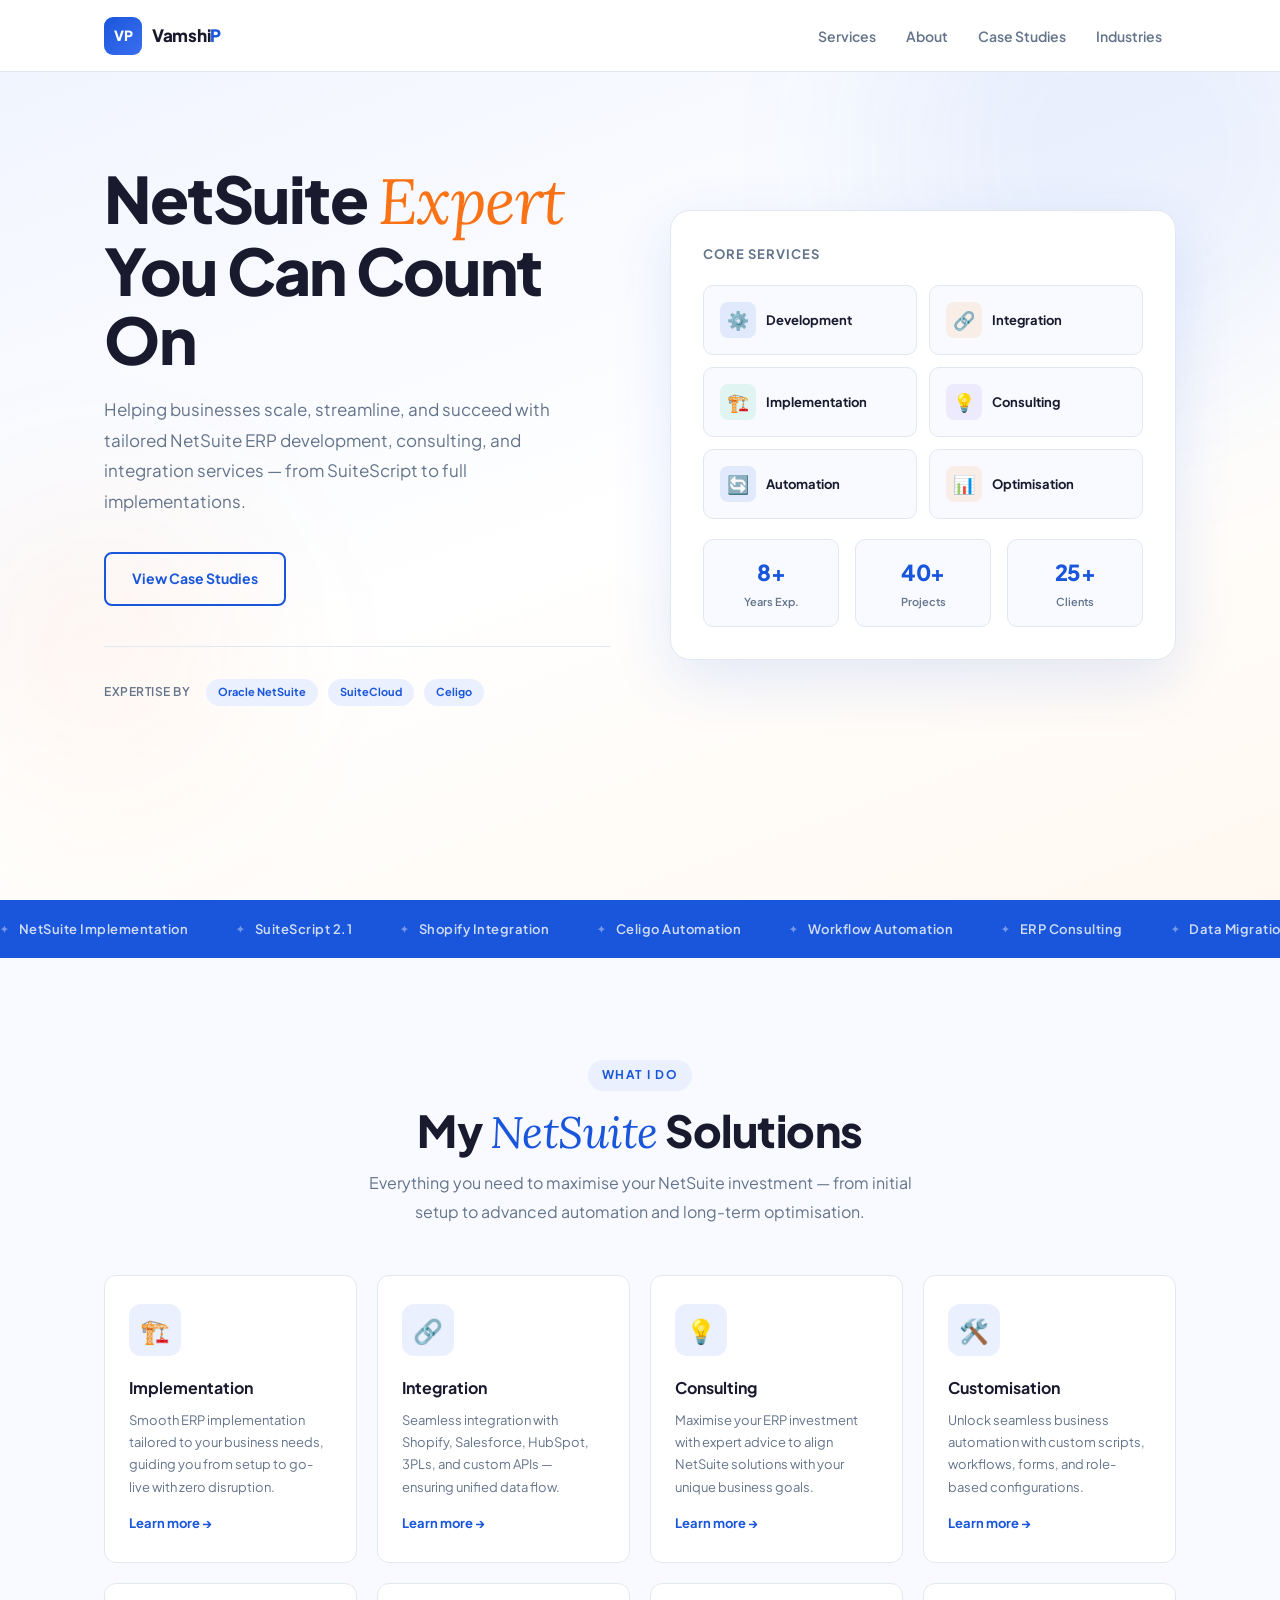
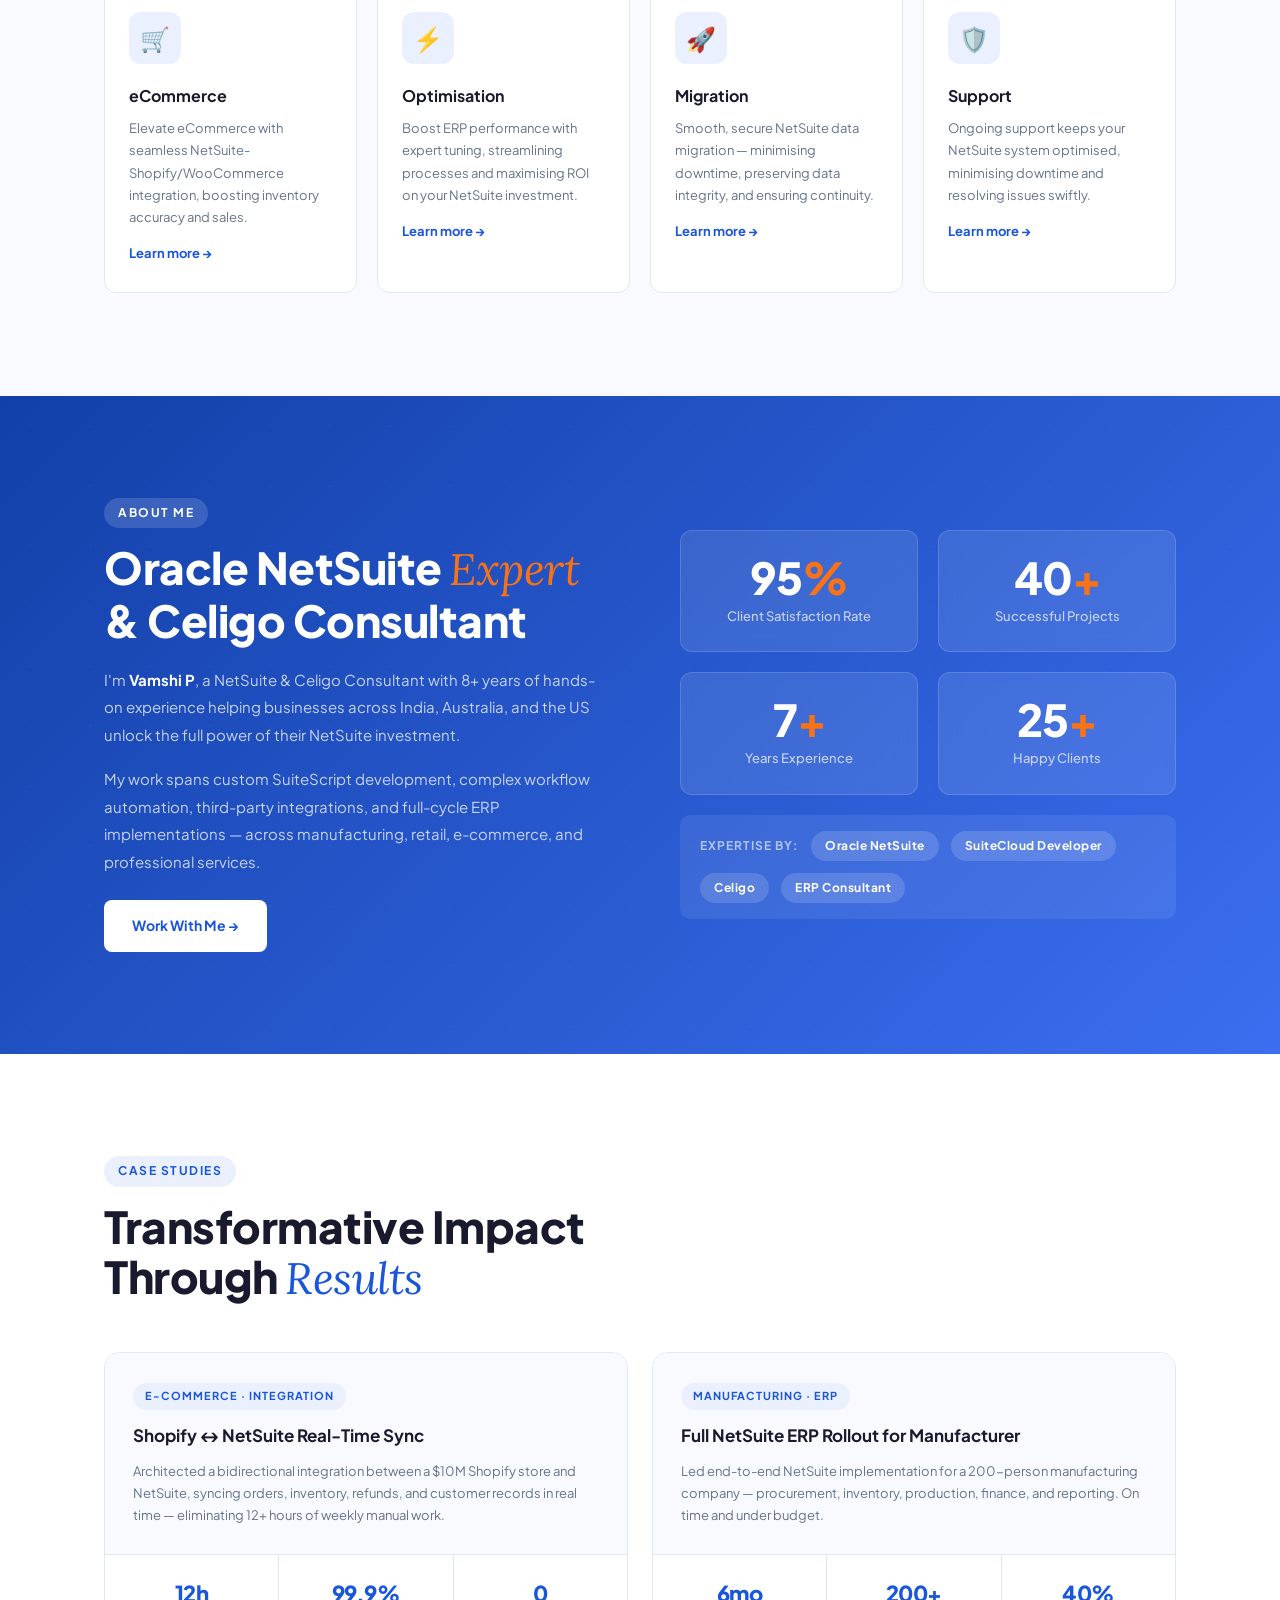
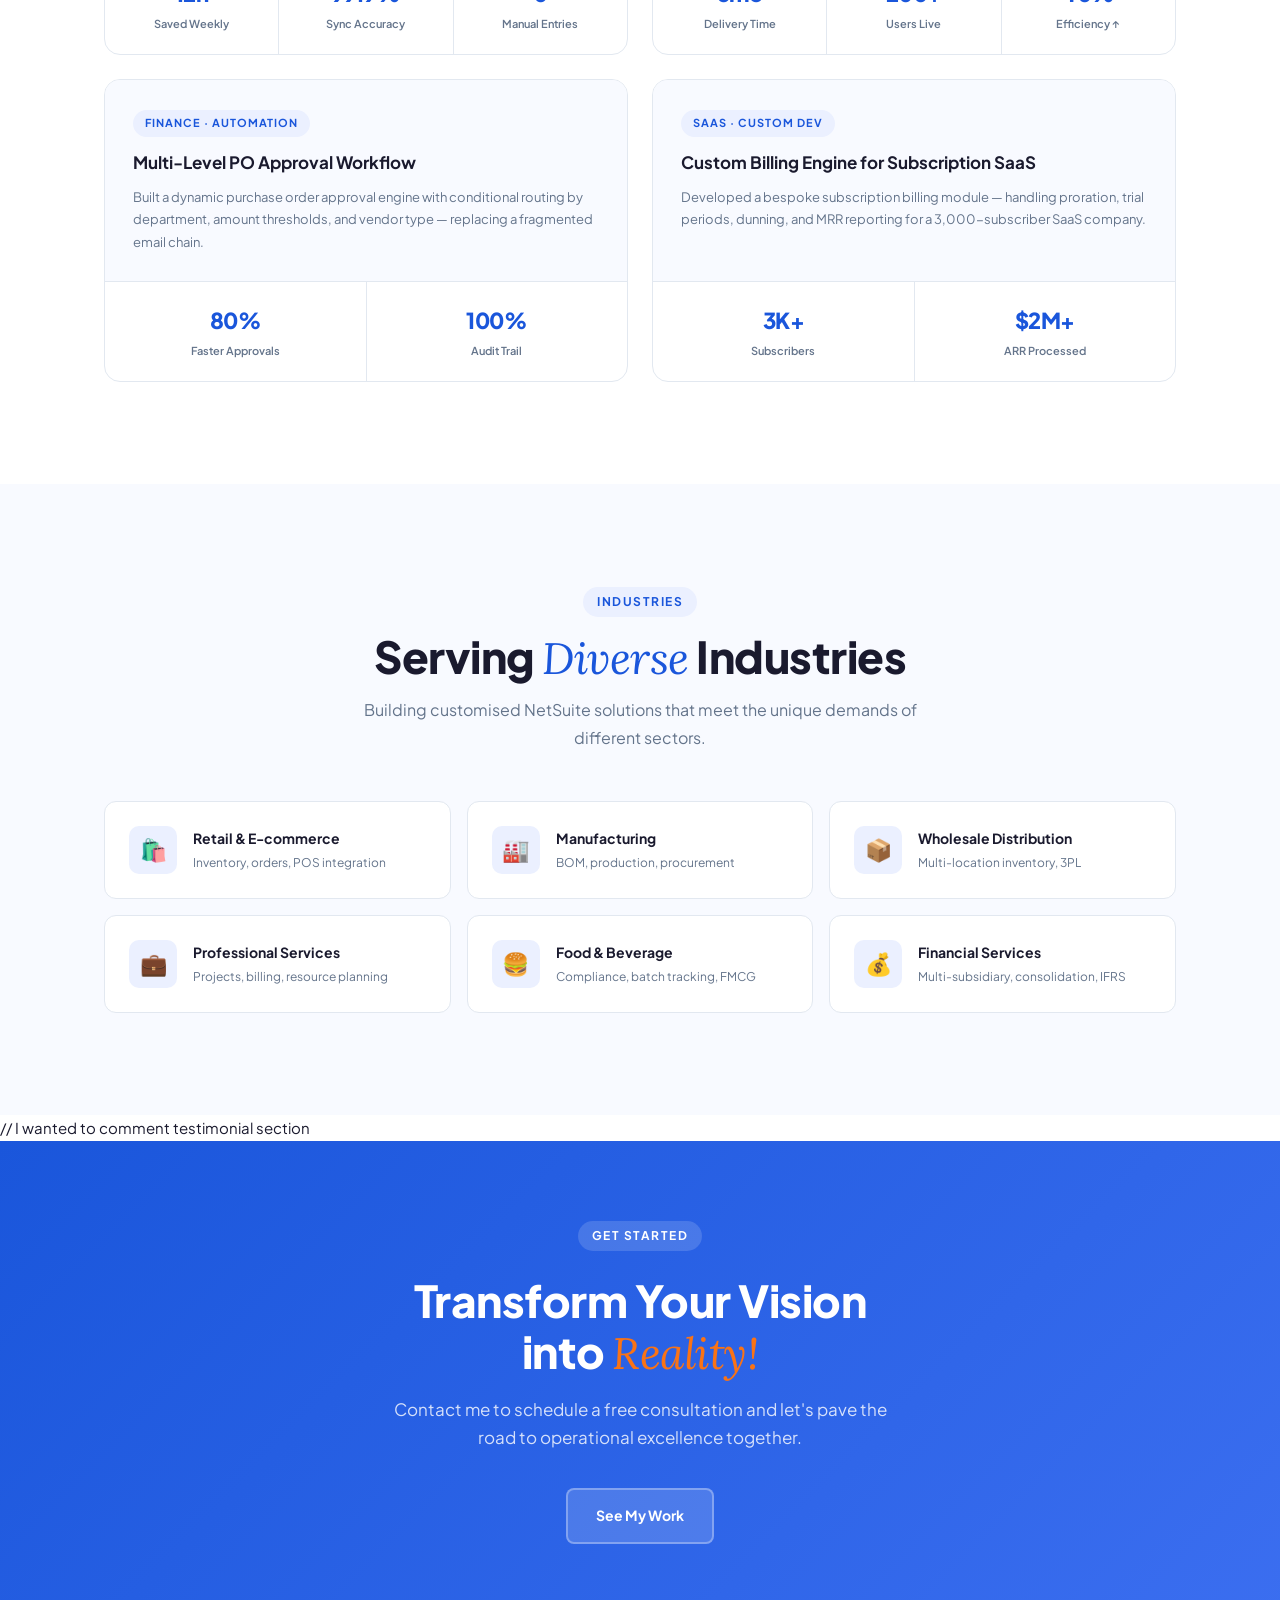
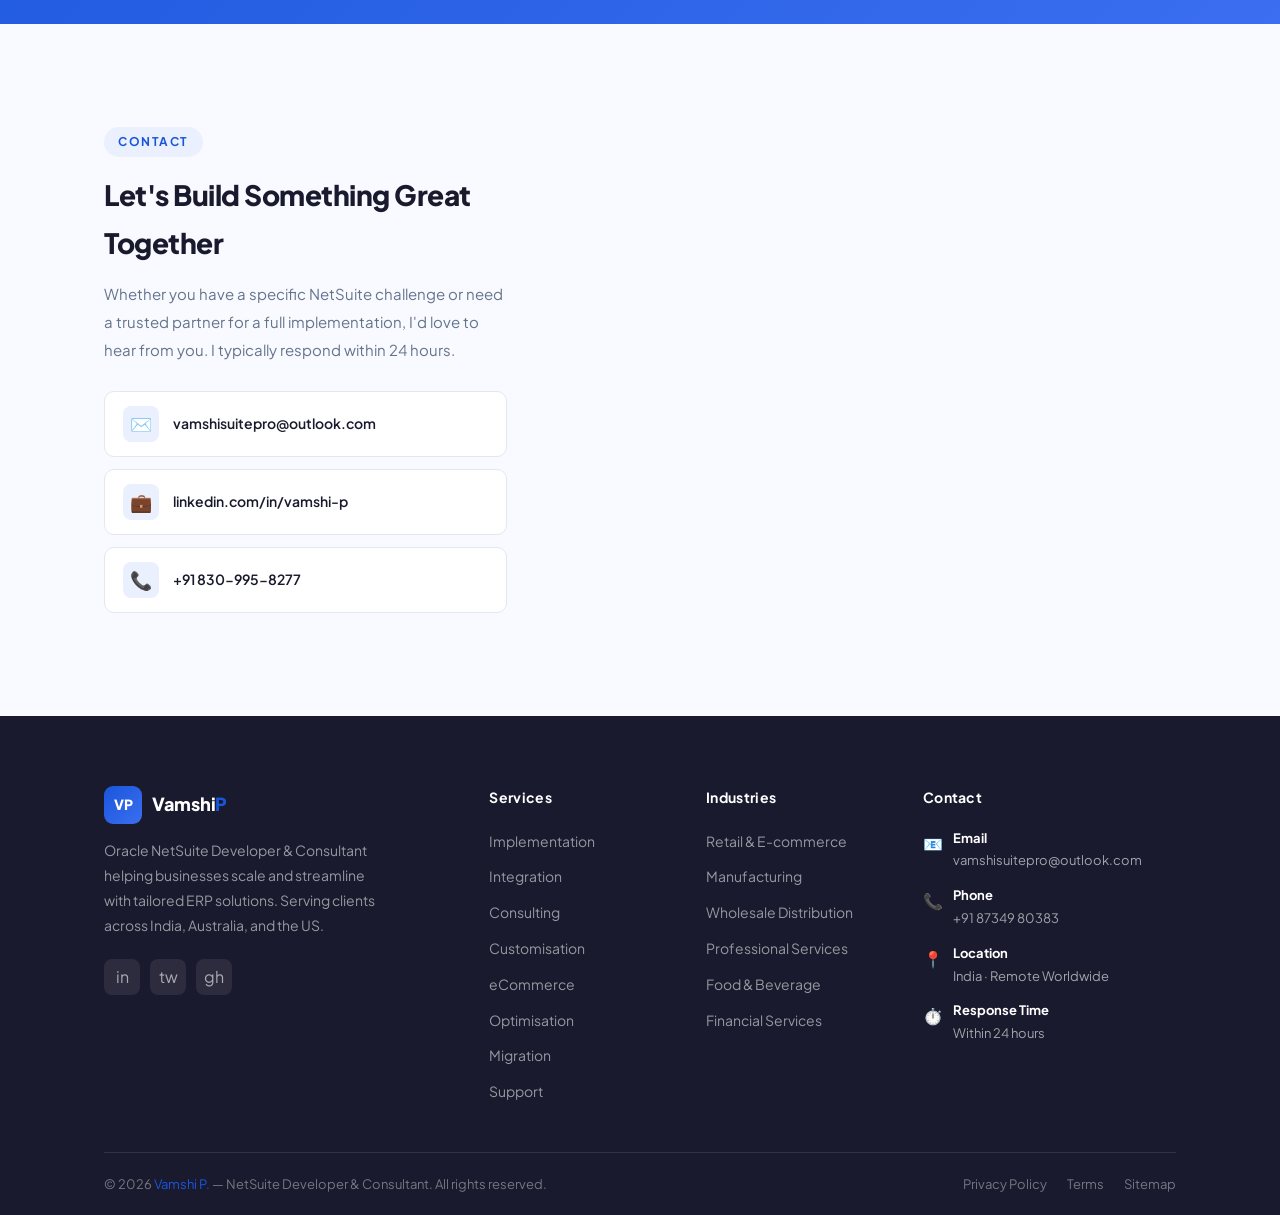
<file: index.html>
<!DOCTYPE html>
<html lang="en">
<head>
<meta charset="UTF-8">
<meta name="viewport" content="width=device-width, initial-scale=1.0">
<title>Vamshi P | NetSuite Developer & Consultant</title>
<link href="https://fonts.googleapis.com/css2?family=Plus+Jakarta+Sans:wght@300;400;500;600;700;800&family=Lora:ital,wght@0,400;0,600;1,400&display=swap" rel="stylesheet">
<style>
:root {
  --blue: #1a56db;
  --blue-dark: #1240a8;
  --blue-light: #ebf0ff;
  --blue-mid: #3b6ef0;
  --orange: #f97316;
  --text: #1a1a2e;
  --muted: #64748b;
  --light: #f8faff;
  --white: #ffffff;
  --border: #e2e8f0;
  --nav-h: 72px;
  --px: clamp(16px, 5vw, 80px);
  --radius: 12px;
}

*,*::before,*::after{box-sizing:border-box;margin:0;padding:0}
html{scroll-behavior:smooth;-webkit-text-size-adjust:100%}
body{font-family:'Plus Jakarta Sans',sans-serif;color:var(--text);background:var(--white);overflow-x:hidden;font-size:15px;line-height:1.7}

/* ══ HELPERS ══ */
.container{max-width:1200px;margin:0 auto;padding:0 var(--px)}
.section-tag{display:inline-block;background:var(--blue-light);color:var(--blue);font-size:12px;font-weight:700;letter-spacing:1.5px;text-transform:uppercase;padding:5px 14px;border-radius:100px;margin-bottom:14px}
h2.section-title{font-size:clamp(28px,4vw,44px);font-weight:800;line-height:1.15;letter-spacing:-0.5px;color:var(--text)}
h2.section-title em{font-family:'Lora',serif;font-style:italic;color:var(--blue);font-weight:400}
.section-sub{color:var(--muted);font-size:clamp(14px,1.5vw,16px);max-width:560px;margin-top:12px;line-height:1.8}
section{padding:clamp(60px,8vw,110px) 0}

.btn{display:inline-flex;align-items:center;gap:8px;font-family:inherit;font-weight:700;font-size:14px;cursor:pointer;border:none;transition:all .22s;text-decoration:none;white-space:nowrap;-webkit-tap-highlight-color:transparent}
.btn-primary{background:var(--blue);color:#fff;padding:14px 28px;border-radius:8px}
.btn-primary:hover{background:var(--blue-dark);transform:translateY(-2px);box-shadow:0 8px 24px rgba(26,86,219,.3)}
.btn-outline{background:transparent;color:var(--blue);padding:13px 26px;border-radius:8px;border:2px solid var(--blue)}
.btn-outline:hover{background:var(--blue);color:#fff;transform:translateY(-2px)}
.btn-white{background:#fff;color:var(--blue);padding:14px 28px;border-radius:8px;font-weight:700}
.btn-white:hover{background:var(--blue-light);transform:translateY(-2px)}

/* ══ NAV ══ */
nav{position:fixed;top:0;left:0;right:0;z-index:300;height:var(--nav-h);background:rgba(255,255,255,.97);backdrop-filter:blur(16px);border-bottom:1px solid var(--border);transition:box-shadow .3s}
nav.scrolled{box-shadow:0 4px 24px rgba(0,0,0,.08)}
.nav-inner{display:flex;align-items:center;justify-content:space-between;height:100%;max-width:1200px;margin:0 auto;padding:0 var(--px)}
.logo{display:flex;align-items:center;gap:10px;text-decoration:none}
.logo-mark{width:38px;height:38px;background:linear-gradient(135deg,var(--blue),var(--blue-mid));border-radius:9px;display:grid;place-items:center;font-weight:800;font-size:14px;color:#fff;letter-spacing:-0.5px;flex-shrink:0}
.logo-text{font-size:17px;font-weight:800;color:var(--text);letter-spacing:-0.3px}
.logo-text span{color:var(--blue)}
.nav-links{display:flex;align-items:center;gap:2px;list-style:none}
.nav-links a{color:var(--muted);text-decoration:none;font-size:14px;font-weight:600;padding:8px 14px;border-radius:6px;transition:all .2s}
.nav-links a:hover{color:var(--blue);background:var(--blue-light)}
.nav-cta{margin-left:12px}
.hamburger{display:none;flex-direction:column;gap:5px;width:44px;height:44px;background:none;border:none;cursor:pointer;padding:10px;z-index:301}
.hamburger span{display:block;width:22px;height:2px;background:var(--text);border-radius:2px;transition:all .3s;transform-origin:center}
.hamburger.open span:nth-child(1){transform:translateY(7px) rotate(45deg)}
.hamburger.open span:nth-child(2){opacity:0;transform:scaleX(0)}
.hamburger.open span:nth-child(3){transform:translateY(-7px) rotate(-45deg)}
.mobile-menu{display:none;position:fixed;top:var(--nav-h);left:0;right:0;bottom:0;background:#fff;z-index:299;flex-direction:column;align-items:center;justify-content:center;gap:8px;opacity:0;pointer-events:none;transition:opacity .3s}
.mobile-menu.open{opacity:1;pointer-events:all}
.mobile-menu a{font-size:clamp(22px,6vw,32px);font-weight:800;color:var(--text);text-decoration:none;padding:10px 24px;transition:color .2s;letter-spacing:-0.5px}
.mobile-menu a:hover{color:var(--blue)}

/* ══ HERO ══ */
#hero{min-height:100svh;display:flex;align-items:center;padding-top:var(--nav-h);background:linear-gradient(160deg,#f0f4ff 0%,#fff 55%,#fff8f0 100%);position:relative;overflow:hidden}
.hero-blob{position:absolute;border-radius:50%;filter:blur(80px);pointer-events:none}
.hero-blob-1{width:500px;height:500px;background:rgba(26,86,219,.07);top:-100px;right:-100px}
.hero-blob-2{width:300px;height:300px;background:rgba(249,115,22,.06);bottom:100px;left:-50px}
.hero-inner{display:grid;grid-template-columns:1fr 1fr;gap:60px;align-items:center;max-width:1200px;margin:0 auto;padding:clamp(40px,6vw,80px) var(--px)}
.hero-left{position:relative;z-index:1}
.hero-badge{display:inline-flex;align-items:center;gap:8px;background:#fff;border:1px solid var(--border);color:var(--blue);font-size:12px;font-weight:700;letter-spacing:1px;text-transform:uppercase;padding:7px 16px;border-radius:100px;margin-bottom:24px;box-shadow:0 2px 12px rgba(0,0,0,.06)}
.hero-badge::before{content:'';width:7px;height:7px;border-radius:50%;background:var(--orange);animation:blink 2s infinite}
@keyframes blink{0%,100%{opacity:1}50%{opacity:.3}}
h1{font-size:clamp(36px,5.5vw,64px);font-weight:800;line-height:1.08;letter-spacing:-1.5px;color:var(--text);margin-bottom:20px}
h1 span{color:var(--blue)}
h1 em{font-family:'Lora',serif;font-style:italic;font-weight:400;color:var(--orange)}
.hero-desc{color:var(--muted);font-size:clamp(15px,1.6vw,17px);line-height:1.8;max-width:480px;margin-bottom:36px}
.hero-actions{display:flex;gap:14px;flex-wrap:wrap}
.hero-trust{display:flex;align-items:center;gap:16px;margin-top:40px;padding-top:32px;border-top:1px solid var(--border)}
.trust-label{font-size:12px;color:var(--muted);font-weight:600;letter-spacing:.5px;text-transform:uppercase}
.trust-badges{display:flex;gap:10px;align-items:center;flex-wrap:wrap}
.trust-badge{background:var(--blue-light);color:var(--blue);font-size:11px;font-weight:700;padding:4px 12px;border-radius:100px}
.hero-right{position:relative;z-index:1}
.hero-card{background:#fff;border-radius:20px;padding:32px;box-shadow:0 20px 60px rgba(26,86,219,.12);border:1px solid var(--border)}
.hero-card-title{font-size:13px;font-weight:700;color:var(--muted);text-transform:uppercase;letter-spacing:1px;margin-bottom:20px}
.service-pills{display:grid;grid-template-columns:1fr 1fr;gap:12px}
.service-pill{background:var(--light);border:1px solid var(--border);border-radius:10px;padding:16px;display:flex;align-items:center;gap:10px;transition:all .2s;cursor:default}
.service-pill:hover{border-color:var(--blue);background:var(--blue-light);transform:translateY(-2px)}
.pill-icon{width:36px;height:36px;border-radius:8px;display:grid;place-items:center;font-size:18px;flex-shrink:0}
.pill-icon.blue{background:rgba(26,86,219,.1)}
.pill-icon.orange{background:rgba(249,115,22,.1)}
.pill-icon.green{background:rgba(16,185,129,.1)}
.pill-icon.purple{background:rgba(139,92,246,.1)}
.pill-label{font-size:13px;font-weight:700;color:var(--text)}
.hero-stats-row{display:grid;grid-template-columns:repeat(3,1fr);gap:16px;margin-top:20px}
.hero-stat{text-align:center;background:var(--light);border-radius:10px;padding:14px 8px;border:1px solid var(--border)}
.hero-stat-num{font-size:22px;font-weight:800;color:var(--blue);letter-spacing:-0.5px}
.hero-stat-label{font-size:11px;color:var(--muted);margin-top:2px;font-weight:600}

/* ══ MARQUEE ══ */
.marquee-section{background:var(--blue);padding:18px 0;overflow:hidden}
.marquee-track{display:flex;gap:48px;animation:marquee 25s linear infinite;white-space:nowrap}
.marquee-item{color:rgba(255,255,255,.8);font-size:13px;font-weight:600;letter-spacing:.5px;display:flex;align-items:center;gap:10px;flex-shrink:0}
.marquee-item::before{content:'✦';color:rgba(255,255,255,.4);font-size:10px}
@keyframes marquee{from{transform:translateX(0)}to{transform:translateX(-50%)}}

/* ══ SOLUTIONS ══ */
#solutions{background:var(--light)}
.solutions-grid{display:grid;grid-template-columns:repeat(4,1fr);gap:20px;margin-top:48px}
.solution-card{background:#fff;border:1px solid var(--border);border-radius:var(--radius);padding:28px 24px;transition:all .25s;cursor:default}
.solution-card:hover{border-color:var(--blue);transform:translateY(-6px);box-shadow:0 16px 40px rgba(26,86,219,.12)}
.sol-icon{width:52px;height:52px;border-radius:12px;background:var(--blue-light);display:grid;place-items:center;font-size:24px;margin-bottom:18px;transition:all .25s}
.solution-card:hover .sol-icon{background:var(--blue);filter:grayscale(0)}
.solution-card h3{font-size:16px;font-weight:700;color:var(--text);margin-bottom:8px}
.solution-card p{font-size:13px;color:var(--muted);line-height:1.7}
.sol-link{display:inline-flex;align-items:center;gap:4px;color:var(--blue);font-size:13px;font-weight:700;text-decoration:none;margin-top:14px;transition:gap .2s}
.sol-link:hover{gap:8px}

/* ══ ABOUT BAND ══ */
#about-band{background:linear-gradient(135deg,var(--blue-dark) 0%,var(--blue-mid) 100%);position:relative;overflow:hidden}
#about-band::before{content:'';position:absolute;inset:0;background:url("data:image/svg+xml,%3Csvg width='60' height='60' viewBox='0 0 60 60' xmlns='http://www.w3.org/2000/svg'%3E%3Cg fill='none' fill-rule='evenodd'%3E%3Cg fill='%23ffffff' fill-opacity='0.04'%3E%3Ccircle cx='30' cy='30' r='1'/%3E%3C/g%3E%3C/g%3E%3C/svg%3E")}
.about-inner{display:grid;grid-template-columns:1fr 1fr;gap:80px;align-items:center;position:relative;z-index:1}
.about-left h2{color:#fff;margin-bottom:20px}
.about-left h2 em{color:var(--orange)}
.about-left p{color:rgba(255,255,255,.75);line-height:1.85;margin-bottom:16px;font-size:15px}
.about-right{display:grid;grid-template-columns:1fr 1fr;gap:20px}
.about-stat-card{background:rgba(255,255,255,.1);backdrop-filter:blur(10px);border:1px solid rgba(255,255,255,.15);border-radius:var(--radius);padding:24px;text-align:center}
.about-stat-card .num{font-size:clamp(32px,4vw,44px);font-weight:800;color:#fff;letter-spacing:-1px;line-height:1}
.about-stat-card .num span{color:var(--orange)}
.about-stat-card .lbl{font-size:13px;color:rgba(255,255,255,.7);margin-top:6px;font-weight:500}
.cert-strip{grid-column:1/-1;background:rgba(255,255,255,.08);border-radius:10px;padding:16px 20px;display:flex;align-items:center;gap:12px;flex-wrap:wrap}
.cert-tag{background:rgba(255,255,255,.15);color:#fff;font-size:12px;font-weight:700;padding:5px 14px;border-radius:100px;letter-spacing:.5px}

/* ══ CASE STUDIES ══ */
#cases{background:var(--white)}
.cases-header{display:flex;justify-content:space-between;align-items:flex-end;margin-bottom:48px;flex-wrap:wrap;gap:20px}
.cases-grid{display:grid;grid-template-columns:repeat(2,1fr);gap:24px}
.case-card{border:1px solid var(--border);border-radius:16px;overflow:hidden;transition:all .25s;display:flex;flex-direction:column}
.case-card:hover{border-color:var(--blue);box-shadow:0 16px 48px rgba(26,86,219,.1);transform:translateY(-4px)}
.case-top{padding:28px;background:var(--light);flex:1}
.case-tag{display:inline-block;background:var(--blue-light);color:var(--blue);font-size:11px;font-weight:700;letter-spacing:1px;text-transform:uppercase;padding:4px 12px;border-radius:100px;margin-bottom:14px}
.case-card h3{font-size:17px;font-weight:700;color:var(--text);line-height:1.4;margin-bottom:12px}
.case-card p{font-size:13px;color:var(--muted);line-height:1.7}
.case-metrics{display:flex;gap:0;border-top:1px solid var(--border)}
.case-metric{flex:1;padding:20px;text-align:center;border-right:1px solid var(--border)}
.case-metric:last-child{border-right:none}
.metric-num{font-size:22px;font-weight:800;color:var(--blue);letter-spacing:-0.5px}
.metric-label{font-size:11px;color:var(--muted);margin-top:3px;font-weight:600}

/* ══ INDUSTRIES ══ */
#industries{background:var(--light)}
.ind-grid{display:grid;grid-template-columns:repeat(3,1fr);gap:16px;margin-top:48px}
.ind-card{background:#fff;border:1px solid var(--border);border-radius:var(--radius);padding:24px;display:flex;align-items:center;gap:16px;transition:all .22s;cursor:default}
.ind-card:hover{border-color:var(--blue);transform:translateX(4px);box-shadow:0 8px 24px rgba(26,86,219,.08)}
.ind-icon{width:48px;height:48px;background:var(--blue-light);border-radius:10px;display:grid;place-items:center;font-size:22px;flex-shrink:0;transition:all .22s}
.ind-card:hover .ind-icon{background:var(--blue);filter:none}
.ind-card h3{font-size:14px;font-weight:700;color:var(--text)}
.ind-card p{font-size:12px;color:var(--muted);margin-top:3px}

/* ══ TESTIMONIALS ══ */
#testimonials{background:#fff}
.testi-grid{display:grid;grid-template-columns:repeat(3,1fr);gap:22px;margin-top:48px}
.testi-card{background:var(--light);border:1px solid var(--border);border-radius:16px;padding:28px;display:flex;flex-direction:column;transition:border-color .2s}
.testi-card:hover{border-color:var(--blue)}
.stars{color:#f59e0b;font-size:14px;letter-spacing:1px;margin-bottom:16px}
.quote{font-size:14px;color:var(--text);line-height:1.85;flex:1;font-style:italic}
.testi-author{display:flex;align-items:center;gap:12px;margin-top:20px;padding-top:18px;border-top:1px solid var(--border)}
.avatar{width:40px;height:40px;border-radius:50%;background:linear-gradient(135deg,var(--blue),var(--blue-mid));display:grid;place-items:center;font-weight:800;font-size:14px;color:#fff;flex-shrink:0}
.author-name{font-size:14px;font-weight:700;color:var(--text)}
.author-role{font-size:12px;color:var(--muted);margin-top:2px}

/* ══ CTA BAND ══ */
#cta-band{background:linear-gradient(135deg,var(--blue) 0%,var(--blue-mid) 100%);text-align:center;padding:80px var(--px)}
#cta-band h2{color:#fff;margin-bottom:16px}
#cta-band p{color:rgba(255,255,255,.8);font-size:17px;max-width:520px;margin:0 auto 36px}
.cta-buttons{display:flex;gap:14px;justify-content:center;flex-wrap:wrap}

/* ══ CONTACT ══ */
#contact{background:var(--light)}
.contact-grid{display:grid;grid-template-columns:1fr 1.5fr;gap:64px;align-items:start}
.contact-info h3{font-size:clamp(22px,3vw,28px);font-weight:800;color:var(--text);margin-bottom:14px;letter-spacing:-0.5px}
.contact-info p{color:var(--muted);line-height:1.85;margin-bottom:28px}
.contact-items{display:flex;flex-direction:column;gap:12px}
.contact-item{display:flex;align-items:center;gap:14px;padding:14px 18px;background:#fff;border:1px solid var(--border);border-radius:10px;text-decoration:none;color:var(--text);font-size:14px;font-weight:600;transition:all .2s;min-height:52px}
.contact-item:hover{border-color:var(--blue);color:var(--blue);transform:translateX(4px)}
.contact-item-icon{width:36px;height:36px;background:var(--blue-light);border-radius:8px;display:grid;place-items:center;font-size:18px;flex-shrink:0}
.contact-form-wrap{background:#fff;border-radius:16px;padding:clamp(24px,4vw,40px);box-shadow:0 8px 32px rgba(0,0,0,.06);border:1px solid var(--border)}
.form-row{display:grid;grid-template-columns:1fr 1fr;gap:16px}
.form-group{margin-bottom:18px}
.form-group label{display:block;font-size:12px;font-weight:700;color:var(--text);letter-spacing:.5px;text-transform:uppercase;margin-bottom:7px}
.form-group input,.form-group select,.form-group textarea{width:100%;background:var(--light);border:1.5px solid var(--border);border-radius:8px;padding:12px 16px;font-family:inherit;font-size:14px;color:var(--text);outline:none;transition:border-color .2s;appearance:none;min-height:48px}
.form-group input:focus,.form-group select:focus,.form-group textarea:focus{border-color:var(--blue);background:#fff}
.form-group textarea{resize:vertical;min-height:120px}

/* ══ FOOTER ══ */
footer{background:var(--text);padding:clamp(40px,6vw,70px) 0 0}
.footer-grid{display:grid;grid-template-columns:2fr 1fr 1fr 1.5fr;gap:48px;padding-bottom:48px;border-bottom:1px solid rgba(255,255,255,.1)}
.footer-brand .logo-text{color:#fff;font-size:18px}
.footer-brand p{color:rgba(255,255,255,.55);font-size:14px;line-height:1.8;margin-top:14px;max-width:280px}
.footer-social{display:flex;gap:10px;margin-top:20px}
.social-btn{width:36px;height:36px;background:rgba(255,255,255,.08);border-radius:8px;display:grid;place-items:center;color:rgba(255,255,255,.6);font-size:16px;text-decoration:none;transition:all .2s}
.social-btn:hover{background:var(--blue);color:#fff}
.footer-col h4{color:#fff;font-size:14px;font-weight:700;margin-bottom:18px;letter-spacing:.3px}
.footer-col ul{list-style:none;display:flex;flex-direction:column;gap:10px}
.footer-col ul li a{color:rgba(255,255,255,.55);text-decoration:none;font-size:14px;transition:color .2s}
.footer-col ul li a:hover{color:#fff}
.footer-contact-item{display:flex;gap:10px;margin-bottom:14px}
.fci-icon{color:var(--blue);font-size:16px;flex-shrink:0;margin-top:2px}
.fci-text{color:rgba(255,255,255,.6);font-size:13px;line-height:1.6}
.fci-text strong{color:#fff;display:block;font-size:13px;margin-bottom:2px}
.footer-bottom{display:flex;justify-content:space-between;align-items:center;padding:20px 0;flex-wrap:wrap;gap:12px}
.footer-copy{color:rgba(255,255,255,.4);font-size:13px}
.footer-copy span{color:var(--blue)}
.footer-links{display:flex;gap:20px}
.footer-links a{color:rgba(255,255,255,.4);text-decoration:none;font-size:13px;transition:color .2s}
.footer-links a:hover{color:#fff}

/* ══ REVEAL ══ */
.reveal{opacity:0;transform:translateY(24px);transition:opacity .6s ease,transform .6s ease}
.reveal.visible{opacity:1;transform:none}
.reveal-left{opacity:0;transform:translateX(-24px);transition:opacity .6s ease,transform .6s ease}
.reveal-left.visible{opacity:1;transform:none}
.reveal-right{opacity:0;transform:translateX(24px);transition:opacity .6s ease,transform .6s ease}
.reveal-right.visible{opacity:1;transform:none}

/* ══ TABLET ≤ 1024px ══ */
@media(max-width:1024px){
  .solutions-grid{grid-template-columns:repeat(2,1fr)}
  .footer-grid{grid-template-columns:1fr 1fr}
}

/* ══ TABLET ≤ 900px ══ */
@media(max-width:900px){
  .nav-links,.nav-cta{display:none}
  .hamburger{display:flex}
  .mobile-menu{display:flex}
  .hero-inner{grid-template-columns:1fr}
  .hero-right{display:none}
  .about-inner{grid-template-columns:1fr}
  .cases-grid{grid-template-columns:1fr}
  .ind-grid{grid-template-columns:repeat(2,1fr)}
  .testi-grid{grid-template-columns:repeat(2,1fr)}
  .contact-grid{grid-template-columns:1fr}
  .footer-grid{grid-template-columns:1fr 1fr}
}

/* ══ MOBILE ≤ 540px ══ */
@media(max-width:540px){
  .solutions-grid{grid-template-columns:1fr}
  .ind-grid{grid-template-columns:1fr}
  .testi-grid{grid-template-columns:1fr}
  .hero-actions{flex-direction:column}
  .btn-primary,.btn-outline{width:100%;max-width:300px;justify-content:center}
  .service-pills{grid-template-columns:1fr}
  .about-right{grid-template-columns:1fr}
  .form-row{grid-template-columns:1fr}
  .footer-grid{grid-template-columns:1fr}
  .cases-header{flex-direction:column;align-items:flex-start}
  .footer-bottom{flex-direction:column;text-align:center}
  .footer-links{justify-content:center}
  .hero-trust{flex-direction:column;align-items:flex-start;gap:10px}
  .cta-buttons{flex-direction:column;align-items:center}
}
</style>
</head>
<body>

<!-- ══ NAV ══ -->
<nav id="navbar">
  <div class="nav-inner">
    <a href="#" class="logo">
      <div class="logo-mark">VP</div>
      <span class="logo-text">Vamshi<span>P</span></span>
    </a>
    <ul class="nav-links">
      <li><a href="#solutions">Services</a></li>
      <li><a href="#about-band">About</a></li>
      <li><a href="#cases">Case Studies</a></li>
      <li><a href="#industries">Industries</a></li>
      <!-- <li><a href="#testimonials">Testimonials</a></li> -->
    </ul>
    <!-- <a href="#contact" class="btn btn-primary nav-cta">Let's Talk →</a> -->
    <button class="hamburger" id="hamburger" aria-label="Menu">
      <span></span><span></span><span></span>
    </button>
  </div>
</nav>

<!-- Mobile Menu -->
<div class="mobile-menu" id="mobileMenu">
  <a href="#solutions" class="mob-link">Services</a>
  <a href="#about-band" class="mob-link">About</a>
  <a href="#cases" class="mob-link">Case Studies</a>
  <a href="#industries" class="mob-link">Industries</a>
  <a href="#testimonials" class="mob-link">Testimonials</a>
  <a href="#contact" class="mob-link" style="color:var(--blue)">Contact →</a>
</div>

<!-- ══ HERO ══ -->
<section id="hero">
  <div class="hero-blob hero-blob-1"></div>
  <div class="hero-blob hero-blob-2"></div>
  <div class="hero-inner">
    <div class="hero-left">
     <!-- <div class="hero-badge">✦ Available for Projects · India & Worldwide</div> -->
      <h1>NetSuite <em>Expert</em><br>You Can Count On</h1>
      <p class="hero-desc">Helping businesses scale, streamline, and succeed with tailored NetSuite ERP development, consulting, and integration services — from SuiteScript to full implementations.</p>
      <div class="hero-actions">
        <!-- <a href="#contact" class="btn btn-primary">Book a Free Consultation →</a> -->
        <a href="#cases" class="btn btn-outline">View Case Studies</a>
      </div>
      <div class="hero-trust">
        <span class="trust-label">Expertise by</span>
        <div class="trust-badges">
          <span class="trust-badge">Oracle NetSuite</span>
          <span class="trust-badge">SuiteCloud</span>
          <span class="trust-badge">Celigo</span>
        </div>
      </div>
    </div>
    <div class="hero-right reveal-right">
      <div class="hero-card">
        <div class="hero-card-title">Core Services</div>
        <div class="service-pills">
          <div class="service-pill">
            <div class="pill-icon blue">⚙️</div>
            <span class="pill-label">Development</span>
          </div>
          <div class="service-pill">
            <div class="pill-icon orange">🔗</div>
            <span class="pill-label">Integration</span>
          </div>
          <div class="service-pill">
            <div class="pill-icon green">🏗️</div>
            <span class="pill-label">Implementation</span>
          </div>
          <div class="service-pill">
            <div class="pill-icon purple">💡</div>
            <span class="pill-label">Consulting</span>
          </div>
          <div class="service-pill">
            <div class="pill-icon blue">🔄</div>
            <span class="pill-label">Automation</span>
          </div>
          <div class="service-pill">
            <div class="pill-icon orange">📊</div>
            <span class="pill-label">Optimisation</span>
          </div>
        </div>
        <div class="hero-stats-row">
          <div class="hero-stat">
            <div class="hero-stat-num">8+</div>
            <div class="hero-stat-label">Years Exp.</div>
          </div>
          <div class="hero-stat">
            <div class="hero-stat-num">40+</div>
            <div class="hero-stat-label">Projects</div>
          </div>
          <div class="hero-stat">
            <div class="hero-stat-num">25+</div>
            <div class="hero-stat-label">Clients</div>
          </div>
        </div>
      </div>
    </div>
  </div>
</section>

<!-- ══ MARQUEE ══ -->
<div class="marquee-section">
  <div class="marquee-track">
    <span class="marquee-item">NetSuite Implementation</span>
    <span class="marquee-item">SuiteScript 2.1</span>
    <span class="marquee-item">Shopify Integration</span>
    <span class="marquee-item">Celigo Automation</span>
    <span class="marquee-item">Workflow Automation</span>
    <span class="marquee-item">ERP Consulting</span>
    <span class="marquee-item">Data Migration</span>
    <span class="marquee-item">SuiteCommerce</span>
    <span class="marquee-item">NetSuite Optimisation</span>
    <span class="marquee-item">RESTlet APIs</span>
    <span class="marquee-item">NetSuite Implementation</span>
    <span class="marquee-item">SuiteScript 2.1</span>
    <span class="marquee-item">Shopify Integration</span>
    <span class="marquee-item">Celigo Automation</span>
    <span class="marquee-item">Workflow Automation</span>
    <span class="marquee-item">ERP Consulting</span>
    <span class="marquee-item">Data Migration</span>
    <span class="marquee-item">SuiteCommerce</span>
    <span class="marquee-item">NetSuite Optimisation</span>
    <span class="marquee-item">RESTlet APIs</span>
  </div>
</div>

<!-- ══ SOLUTIONS ══ -->
<section id="solutions">
  <div class="container">
    <div style="text-align:center;margin-bottom:0">
      <span class="section-tag">What I Do</span>
      <h2 class="section-title reveal">My <em>NetSuite</em> Solutions</h2>
      <p class="section-sub reveal" style="margin:12px auto 0">Everything you need to maximise your NetSuite investment — from initial setup to advanced automation and long-term optimisation.</p>
    </div>
    <div class="solutions-grid">
      <div class="solution-card reveal">
        <div class="sol-icon">🏗️</div>
        <h3>Implementation</h3>
        <p>Smooth ERP implementation tailored to your business needs, guiding you from setup to go-live with zero disruption.</p>
        <a href="#contact" class="sol-link">Learn more →</a>
      </div>
      <div class="solution-card reveal">
        <div class="sol-icon">🔗</div>
        <h3>Integration</h3>
        <p>Seamless integration with Shopify, Salesforce, HubSpot, 3PLs, and custom APIs — ensuring unified data flow.</p>
        <a href="#contact" class="sol-link">Learn more →</a>
      </div>
      <div class="solution-card reveal">
        <div class="sol-icon">💡</div>
        <h3>Consulting</h3>
        <p>Maximise your ERP investment with expert advice to align NetSuite solutions with your unique business goals.</p>
        <a href="#contact" class="sol-link">Learn more →</a>
      </div>
      <div class="solution-card reveal">
        <div class="sol-icon">🛠️</div>
        <h3>Customisation</h3>
        <p>Unlock seamless business automation with custom scripts, workflows, forms, and role-based configurations.</p>
        <a href="#contact" class="sol-link">Learn more →</a>
      </div>
      <div class="solution-card reveal">
        <div class="sol-icon">🛒</div>
        <h3>eCommerce</h3>
        <p>Elevate eCommerce with seamless NetSuite-Shopify/WooCommerce integration, boosting inventory accuracy and sales.</p>
        <a href="#contact" class="sol-link">Learn more →</a>
      </div>
      <div class="solution-card reveal">
        <div class="sol-icon">⚡</div>
        <h3>Optimisation</h3>
        <p>Boost ERP performance with expert tuning, streamlining processes and maximising ROI on your NetSuite investment.</p>
        <a href="#contact" class="sol-link">Learn more →</a>
      </div>
      <div class="solution-card reveal">
        <div class="sol-icon">🚀</div>
        <h3>Migration</h3>
        <p>Smooth, secure NetSuite data migration — minimising downtime, preserving data integrity, and ensuring continuity.</p>
        <a href="#contact" class="sol-link">Learn more →</a>
      </div>
      <div class="solution-card reveal">
        <div class="sol-icon">🛡️</div>
        <h3>Support</h3>
        <p>Ongoing support keeps your NetSuite system optimised, minimising downtime and resolving issues swiftly.</p>
        <a href="#contact" class="sol-link">Learn more →</a>
      </div>
    </div>
  </div>
</section>

<!-- ══ ABOUT BAND ══ -->
<section id="about-band">
  <div class="container">
    <div class="about-inner">
      <div class="about-left reveal-left">
        <span class="section-tag" style="background:rgba(255,255,255,.15);color:#fff">About Me</span>
        <h2 class="section-title" style="color:#fff;margin-bottom:20px">Oracle NetSuite <em>Expert</em> &amp; Celigo Consultant</h2>
        <p>I'm <strong style="color:#fff">Vamshi P</strong>, a NetSuite &amp; Celigo Consultant with 8+ years of hands-on experience helping businesses across India, Australia, and the US unlock the full power of their NetSuite investment.</p>
        <p>My work spans custom SuiteScript development, complex workflow automation, third-party integrations, and full-cycle ERP implementations — across manufacturing, retail, e-commerce, and professional services.</p>
        <a href="#contact" class="btn btn-white" style="margin-top:8px">Work With Me →</a>
      </div>
      <div class="about-right reveal-right">
        <div class="about-stat-card">
          <div class="num">95<span>%</span></div>
          <div class="lbl">Client Satisfaction Rate</div>
        </div>
        <div class="about-stat-card">
          <div class="num">40<span>+</span></div>
          <div class="lbl">Successful Projects</div>
        </div>
        <div class="about-stat-card">
          <div class="num">7<span>+</span></div>
          <div class="lbl">Years Experience</div>
        </div>
        <div class="about-stat-card">
          <div class="num">25<span>+</span></div>
          <div class="lbl">Happy Clients</div>
        </div>
        <div class="cert-strip">
          <span style="color:rgba(255,255,255,.6);font-size:12px;font-weight:700;text-transform:uppercase;letter-spacing:1px">Expertise by:</span>
          <span class="cert-tag">Oracle NetSuite</span>
          <span class="cert-tag">SuiteCloud Developer</span>
          <span class="cert-tag">Celigo</span>
          <span class="cert-tag">ERP Consultant</span>
        </div>
      </div>
    </div>
  </div>
</section>

<!-- ══ CASE STUDIES ══ -->
<section id="cases">
  <div class="container">
    <div class="cases-header">
      <div>
        <span class="section-tag">Case Studies</span>
        <h2 class="section-title reveal">Transformative Impact<br>Through <em>Results</em></h2>
      </div>
      <!-- <a href="#contact" class="btn btn-outline reveal">View All Projects →</a> -->
    </div>
    <div class="cases-grid">
      <div class="case-card reveal">
        <div class="case-top">
          <span class="case-tag">E-commerce · Integration</span>
          <h3>Shopify ↔ NetSuite Real-Time Sync</h3>
          <p>Architected a bidirectional integration between a $10M Shopify store and NetSuite, syncing orders, inventory, refunds, and customer records in real time — eliminating 12+ hours of weekly manual work.</p>
        </div>
        <div class="case-metrics">
          <div class="case-metric"><div class="metric-num">12h</div><div class="metric-label">Saved Weekly</div></div>
          <div class="case-metric"><div class="metric-num">99.9%</div><div class="metric-label">Sync Accuracy</div></div>
          <div class="case-metric"><div class="metric-num">0</div><div class="metric-label">Manual Entries</div></div>
        </div>
      </div>
      <div class="case-card reveal">
        <div class="case-top">
          <span class="case-tag">Manufacturing · ERP</span>
          <h3>Full NetSuite ERP Rollout for Manufacturer</h3>
          <p>Led end-to-end NetSuite implementation for a 200-person manufacturing company — procurement, inventory, production, finance, and reporting. On time and under budget.</p>
        </div>
        <div class="case-metrics">
          <div class="case-metric"><div class="metric-num">6mo</div><div class="metric-label">Delivery Time</div></div>
          <div class="case-metric"><div class="metric-num">200+</div><div class="metric-label">Users Live</div></div>
          <div class="case-metric"><div class="metric-num">40%</div><div class="metric-label">Efficiency ↑</div></div>
        </div>
      </div>
      <div class="case-card reveal">
        <div class="case-top">
          <span class="case-tag">Finance · Automation</span>
          <h3>Multi-Level PO Approval Workflow</h3>
          <p>Built a dynamic purchase order approval engine with conditional routing by department, amount thresholds, and vendor type — replacing a fragmented email chain.</p>
        </div>
        <div class="case-metrics">
          <div class="case-metric"><div class="metric-num">80%</div><div class="metric-label">Faster Approvals</div></div>
          <div class="case-metric"><div class="metric-num">100%</div><div class="metric-label">Audit Trail</div></div>
        </div>
      </div>
      <div class="case-card reveal">
        <div class="case-top">
          <span class="case-tag">SaaS · Custom Dev</span>
          <h3>Custom Billing Engine for Subscription SaaS</h3>
          <p>Developed a bespoke subscription billing module — handling proration, trial periods, dunning, and MRR reporting for a 3,000-subscriber SaaS company.</p>
        </div>
        <div class="case-metrics">
          <div class="case-metric"><div class="metric-num">3K+</div><div class="metric-label">Subscribers</div></div>
          <div class="case-metric"><div class="metric-num">$2M+</div><div class="metric-label">ARR Processed</div></div>
        </div>
      </div>
    </div>
  </div>
</section>

<!-- ══ INDUSTRIES ══ -->
<section id="industries">
  <div class="container">
    <div style="text-align:center">
      <span class="section-tag">Industries</span>
      <h2 class="section-title reveal">Serving <em>Diverse</em> Industries</h2>
      <p class="section-sub reveal" style="margin:12px auto 0">Building customised NetSuite solutions that meet the unique demands of different sectors.</p>
    </div>
    <div class="ind-grid">
      <div class="ind-card reveal">
        <div class="ind-icon">🛍️</div>
        <div><h3>Retail &amp; E-commerce</h3><p>Inventory, orders, POS integration</p></div>
      </div>
      <div class="ind-card reveal">
        <div class="ind-icon">🏭</div>
        <div><h3>Manufacturing</h3><p>BOM, production, procurement</p></div>
      </div>
      <div class="ind-card reveal">
        <div class="ind-icon">📦</div>
        <div><h3>Wholesale Distribution</h3><p>Multi-location inventory, 3PL</p></div>
      </div>
      <div class="ind-card reveal">
        <div class="ind-icon">💼</div>
        <div><h3>Professional Services</h3><p>Projects, billing, resource planning</p></div>
      </div>
      <div class="ind-card reveal">
        <div class="ind-icon">🍔</div>
        <div><h3>Food &amp; Beverage</h3><p>Compliance, batch tracking, FMCG</p></div>
      </div>
      <div class="ind-card reveal">
        <div class="ind-icon">💰</div>
        <div><h3>Financial Services</h3><p>Multi-subsidiary, consolidation, IFRS</p></div>
      </div>
    </div>
  </div>
</section>

// I wanted to comment testimonial section

<!-- ══ TESTIMONIALS ══ -->
 <!--
<section id="testimonials">
  <div class="container">
    <div style="text-align:center">
      <span class="section-tag">Testimonials</span>
      <h2 class="section-title reveal">Transformative Experiences<br>Shared by <em>Clients</em></h2>
    </div>
    <div class="testi-grid">
      <div class="testi-card reveal">
        <div class="stars">★★★★★</div>
        <p class="quote">"Vamshi transformed our NetSuite setup completely. He understood our complex inventory requirements immediately and delivered a solution that saved us weeks of manual work every month."</p>
        <div class="testi-author">
          <div class="avatar">MR</div>
          <div>
            <div class="author-name">Michael R.</div>
            <div class="author-role">COO, Precision Manufacturing Co.</div>
          </div>
        </div>
      </div>
      <div class="testi-card reveal">
        <div class="stars">★★★★★</div>
        <p class="quote">"We hired Vamshi to rescue a failed NetSuite implementation. He diagnosed the issues fast, restructured everything, and got us live within 8 weeks. Brilliant consultant."</p>
        <div class="testi-author">
          <div class="avatar">SL</div>
          <div>
            <div class="author-name">Sarah L.</div>
            <div class="author-role">VP Operations, RetailEdge Inc.</div>
          </div>
        </div>
      </div>
      <div class="testi-card reveal">
        <div class="stars">★★★★★</div>
        <p class="quote">"The Shopify-NetSuite integration Vamshi built for us is rock solid. 18 months in, zero issues. He's our go-to NetSuite expert for everything."</p>
        <div class="testi-author">
          <div class="avatar">AK</div>
          <div>
            <div class="author-name">Anita K.</div>
            <div class="author-role">Founder, StyleHaus (E-commerce)</div>
          </div>
        </div>
      </div>
    </div>
  </div>
</section> -->

<!-- ══ CTA BAND ══ -->
<section id="cta-band">
  <span class="section-tag" style="background:rgba(255,255,255,.15);color:#fff">Get Started</span>
  <h2 class="section-title" style="color:#fff;margin:10px 0 16px">Transform Your Vision<br>into <em style="color:var(--orange)">Reality!</em></h2>
  <p>Contact me to schedule a free consultation and let's pave the road to operational excellence together.</p>
  <div class="cta-buttons">
    <!-- <a href="#contact" class="btn btn-white">Book a Free Call →</a> -->
    <a href="#cases" class="btn" style="background:rgba(255,255,255,.15);color:#fff;padding:14px 28px;border-radius:8px;border:2px solid rgba(255,255,255,.3)">See My Work</a>
  </div>
</section>

<!-- ══ CONTACT ══ -->
<section id="contact">
  <div class="container">
    <div class="contact-grid">
      <div class="contact-info reveal-left">
        <span class="section-tag">Contact</span>
        <h3>Let's Build Something Great Together</h3>
        <p>Whether you have a specific NetSuite challenge or need a trusted partner for a full implementation, I'd love to hear from you. I typically respond within 24 hours.</p>
        <div class="contact-items">
          <a href="mailto:vamshisuitepro@outlook.com" class="contact-item">
            <div class="contact-item-icon">✉️</div> vamshisuitepro@outlook.com
          </a>
          <a href="https://www.linkedin.com/in/vamshi-p-a691803b0/" class="contact-item" target="_blank">
            <div class="contact-item-icon">💼</div> linkedin.com/in/vamshi-p
          </a>
          <a href="tel:+918734980383" class="contact-item">
            <div class="contact-item-icon">📞</div> +91 830-995-8277
          </a>
        </div>
      </div>
      <!-- <div class="contact-form-wrap reveal-right">
        <div class="form-row">
          <div class="form-group"><label>Your Name</label><input type="text" placeholder="John Smith"></div>
          <div class="form-group"><label>Email</label><input type="email" placeholder="john@company.com"></div>
        </div>
        <div class="form-group"><label>Company</label><input type="text" placeholder="Your Company Ltd."></div>
        <div class="form-group">
          <label>Service Needed</label>
          <select>
            <option value="">Select a service...</option>
            <option>NetSuite Implementation</option>
            <option>Custom SuiteScript Development</option>
            <option>Integration (Shopify, Salesforce, etc.)</option>
            <option>Workflow Automation</option>
            <option>NetSuite Audit / Optimisation</option>
            <option>Celigo Integration</option>
            <option>Ongoing Support / Retainer</option>
          </select>
        </div>
        <div class="form-group"><label>Message</label><textarea placeholder="Tell me about your project, timeline, and budget..."></textarea></div>
        <button class="btn btn-primary" style="width:100%;justify-content:center;padding:16px;font-size:15px" onclick="alert('Message sent! I\'ll get back to you within 24 hours.')">Send Message →</button>
      </div>-->
    </div>
  </div>
</section>

<!-- ══ FOOTER ══ -->
<footer>
  <div class="container">
    <div class="footer-grid">
      <div class="footer-brand">
        <a href="#" class="logo">
          <div class="logo-mark">VP</div>
          <span class="logo-text">Vamshi<span>P</span></span>
        </a>
        <p>Oracle NetSuite Developer &amp; Consultant helping businesses scale and streamline with tailored ERP solutions. Serving clients across India, Australia, and the US.</p>
        <div class="footer-social">
          <a href="#" class="social-btn">in</a>
          <a href="#" class="social-btn">tw</a>
          <a href="#" class="social-btn">gh</a>
        </div>
      </div>
      <div class="footer-col">
        <h4>Services</h4>
        <ul>
          <li><a href="#">Implementation</a></li>
          <li><a href="#">Integration</a></li>
          <li><a href="#">Consulting</a></li>
          <li><a href="#">Customisation</a></li>
          <li><a href="#">eCommerce</a></li>
          <li><a href="#">Optimisation</a></li>
          <li><a href="#">Migration</a></li>
          <li><a href="#">Support</a></li>
        </ul>
      </div>
      <div class="footer-col">
        <h4>Industries</h4>
        <ul>
          <li><a href="#">Retail &amp; E-commerce</a></li>
          <li><a href="#">Manufacturing</a></li>
          <li><a href="#">Wholesale Distribution</a></li>
          <li><a href="#">Professional Services</a></li>
          <li><a href="#">Food &amp; Beverage</a></li>
          <li><a href="#">Financial Services</a></li>
        </ul>
      </div>
      <div class="footer-col">
        <h4>Contact</h4>
        <div class="footer-contact-item">
          <span class="fci-icon">📧</span>
          <div class="fci-text"><strong>Email</strong>vamshisuitepro@outlook.com</div>
        </div>
        <div class="footer-contact-item">
          <span class="fci-icon">📞</span>
          <div class="fci-text"><strong>Phone</strong>+91 87349 80383</div>
        </div>
        <div class="footer-contact-item">
          <span class="fci-icon">📍</span>
          <div class="fci-text"><strong>Location</strong>India · Remote Worldwide</div>
        </div>
        <div class="footer-contact-item">
          <span class="fci-icon">⏱️</span>
          <div class="fci-text"><strong>Response Time</strong>Within 24 hours</div>
        </div>
      </div>
    </div>
    <div class="footer-bottom">
      <div class="footer-copy">© 2026 <span>Vamshi P.</span> — NetSuite Developer &amp; Consultant. All rights reserved.</div>
      <div class="footer-links">
        <a href="#">Privacy Policy</a>
        <a href="#">Terms</a>
        <a href="#">Sitemap</a>
      </div>
    </div>
  </div>
</footer>

<script>
  // Nav scroll effect
  const navbar = document.getElementById('navbar');
  window.addEventListener('scroll', () => {
    navbar.classList.toggle('scrolled', window.scrollY > 20);
  });

  // Hamburger menu
  const hamburger = document.getElementById('hamburger');
  const mobileMenu = document.getElementById('mobileMenu');
  hamburger.addEventListener('click', () => {
    const open = hamburger.classList.toggle('open');
    mobileMenu.classList.toggle('open', open);
    document.body.style.overflow = open ? 'hidden' : '';
  });
  document.querySelectorAll('.mob-link').forEach(link => {
    link.addEventListener('click', () => {
      hamburger.classList.remove('open');
      mobileMenu.classList.remove('open');
      document.body.style.overflow = '';
    });
  });

  // Scroll reveal
  const observer = new IntersectionObserver(entries => {
    entries.forEach(e => { if (e.isIntersecting) e.target.classList.add('visible'); });
  }, { threshold: 0.08 });
  document.querySelectorAll('.reveal, .reveal-left, .reveal-right').forEach(el => observer.observe(el));
</script>
</body>
</html>
</file>
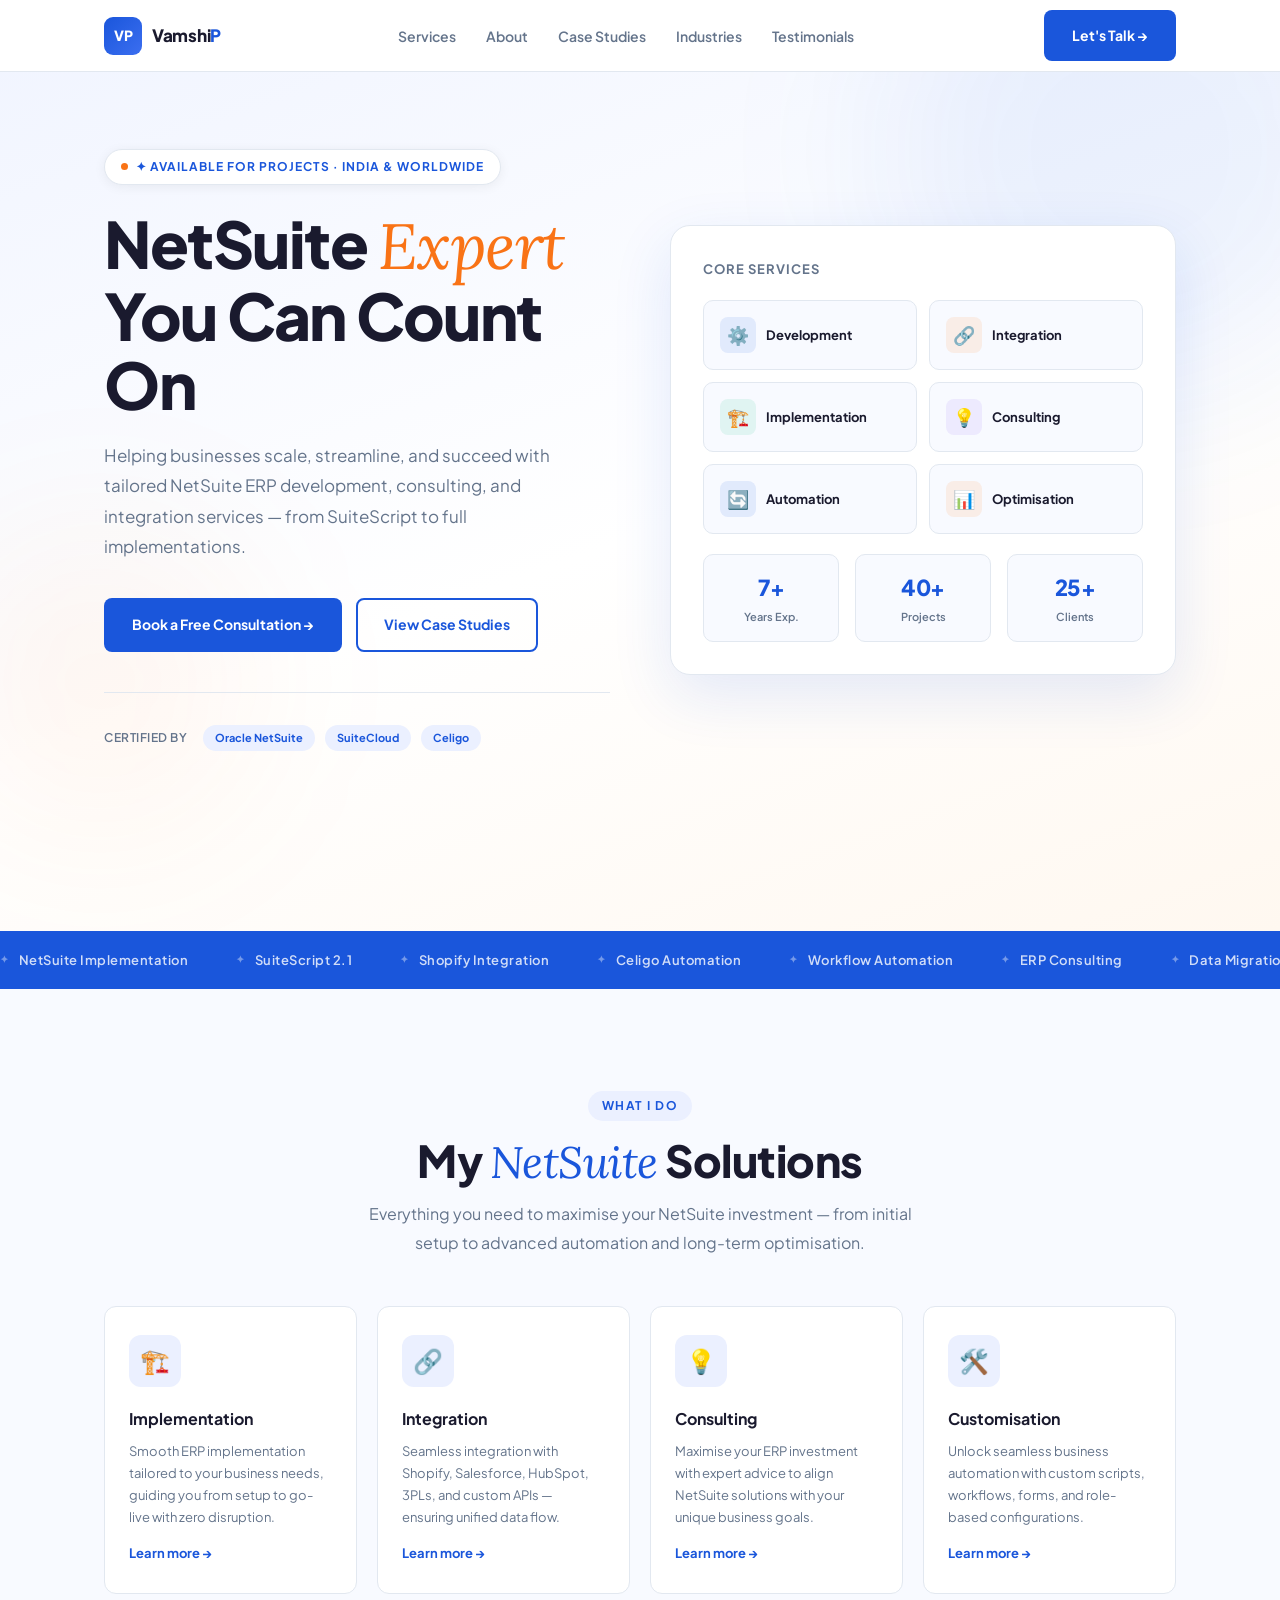
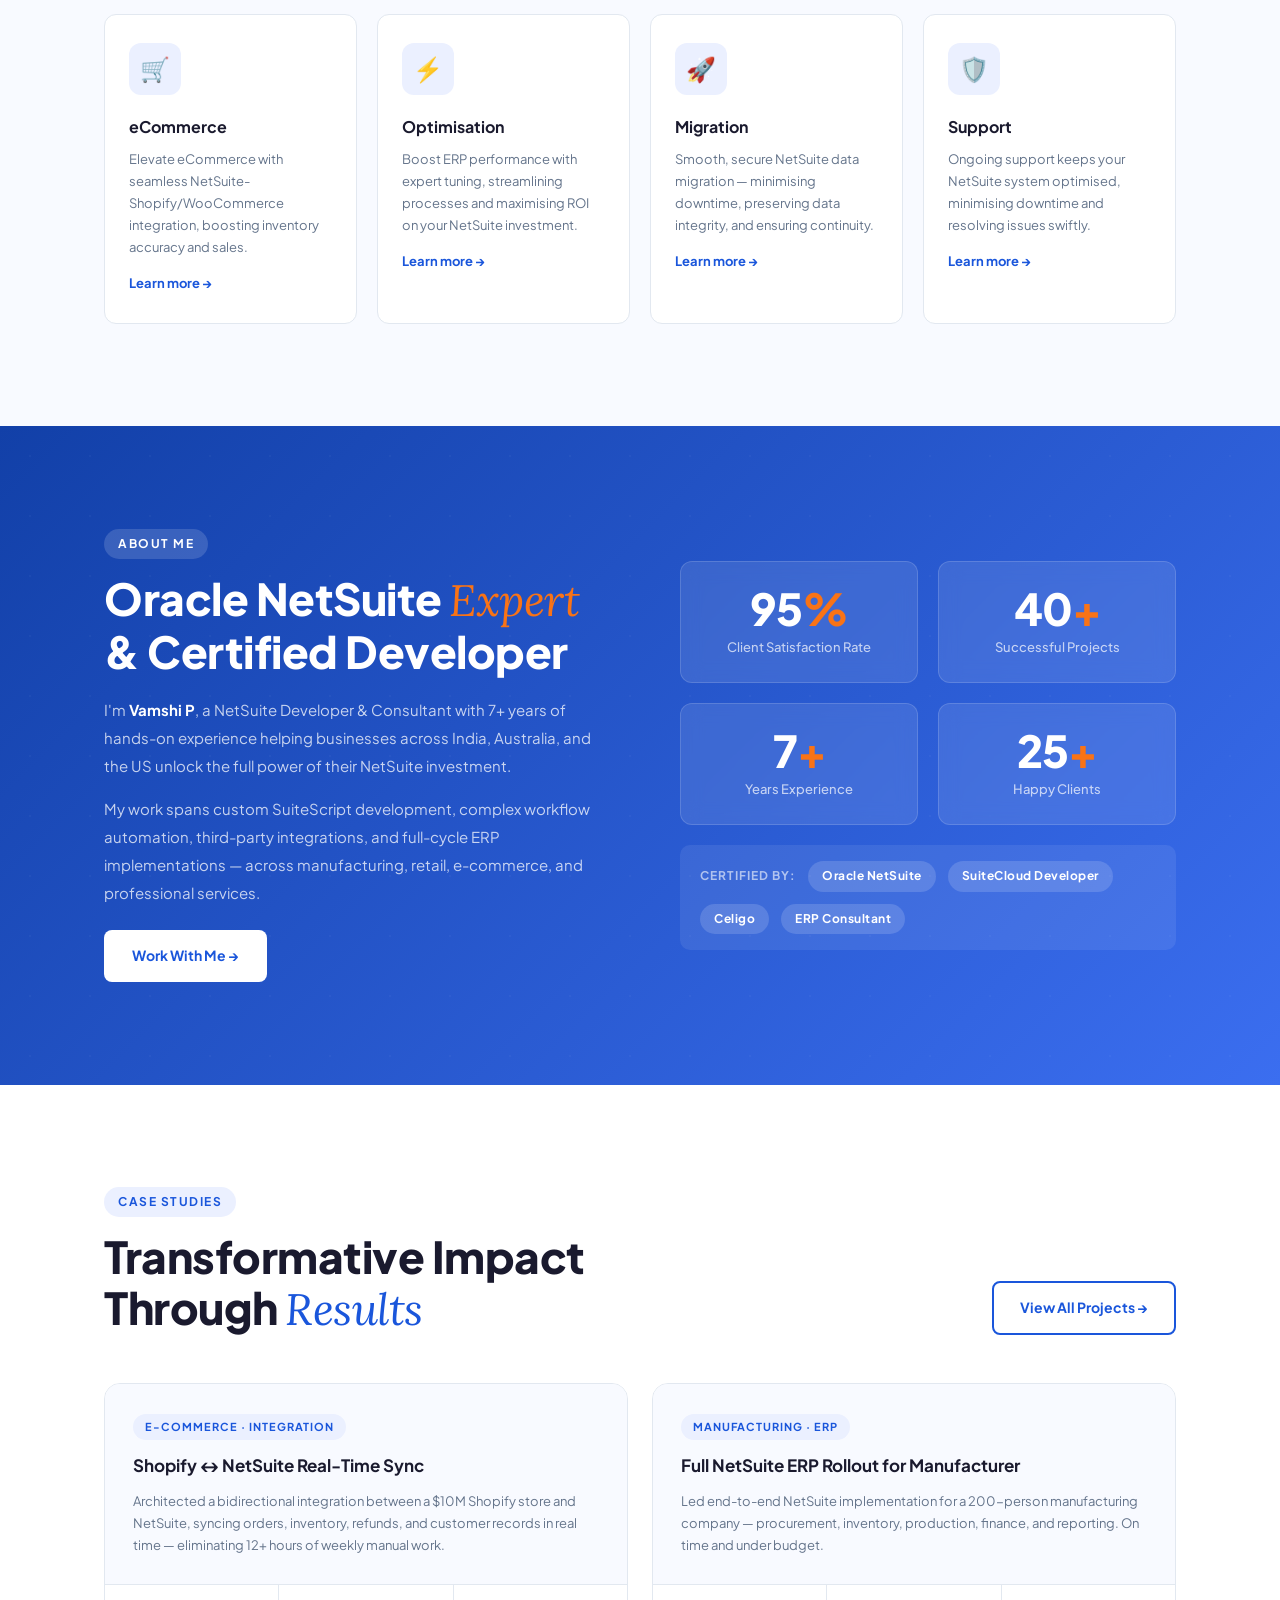
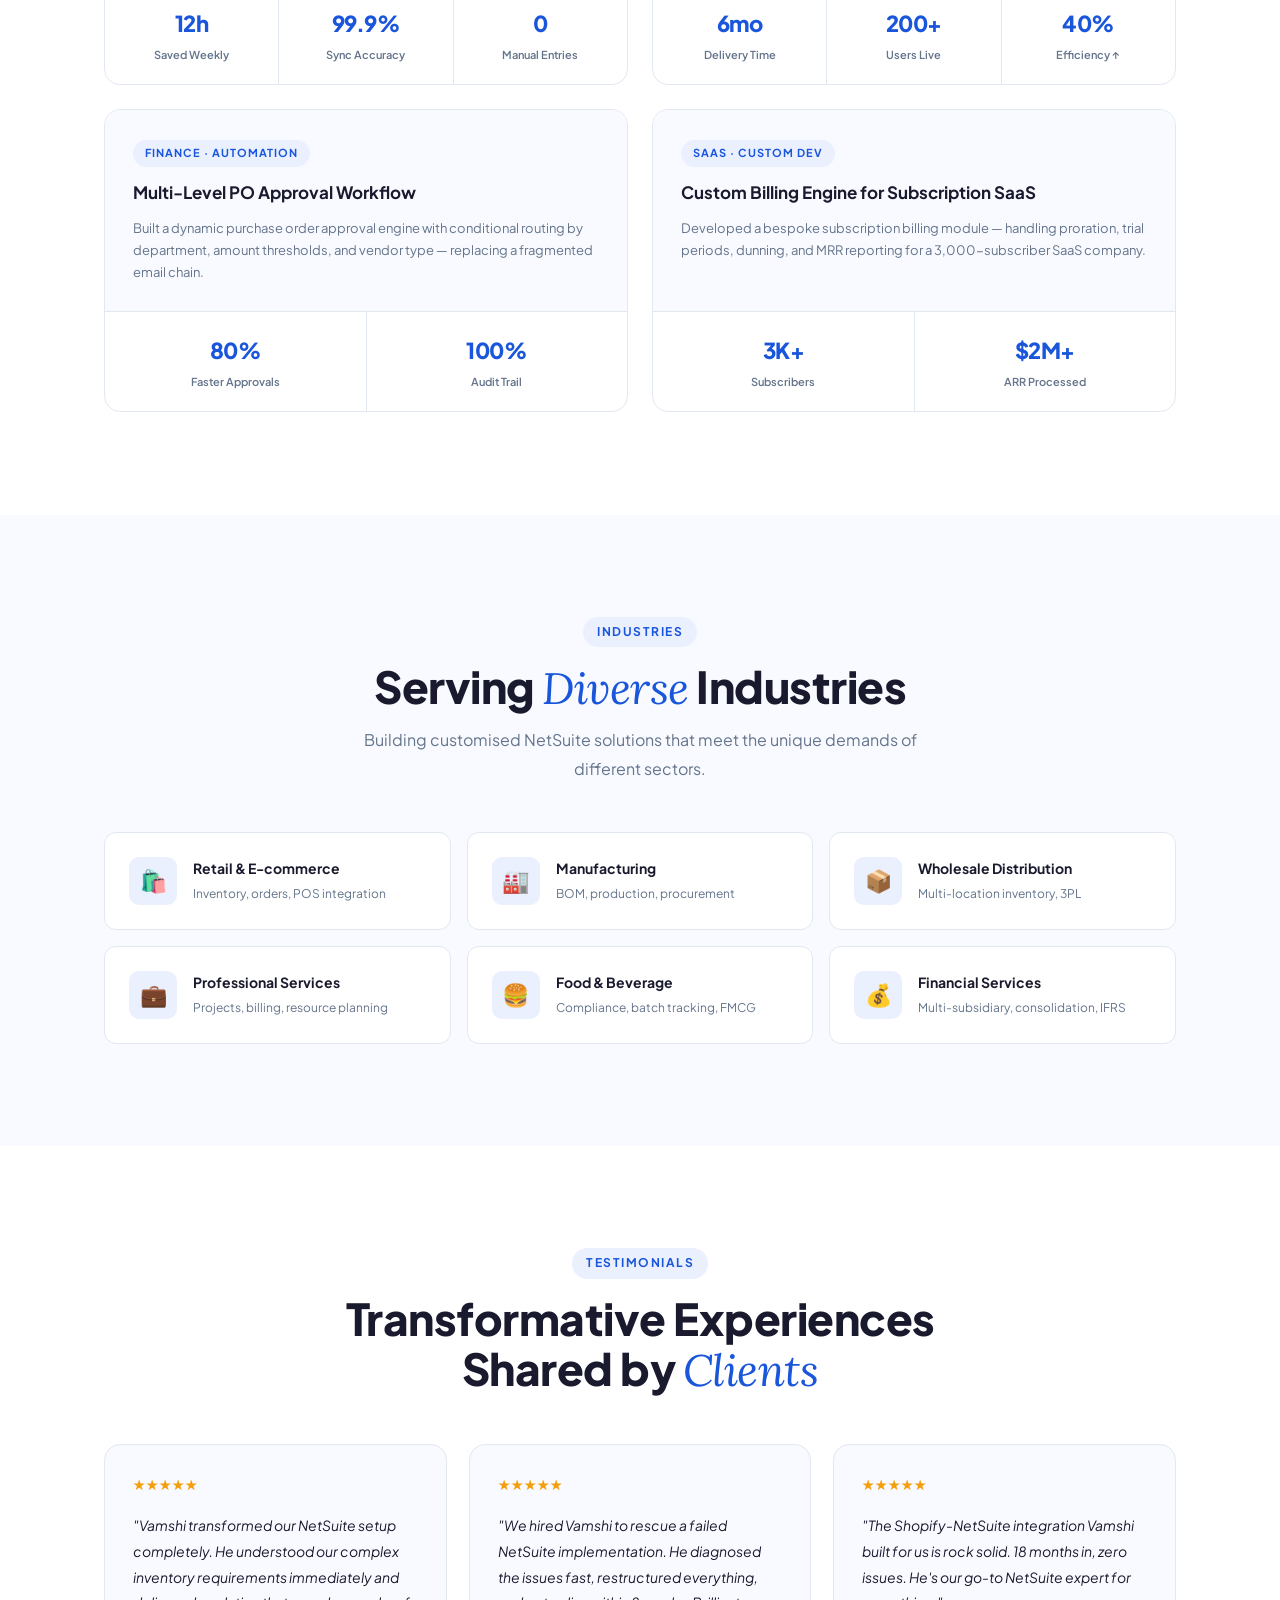
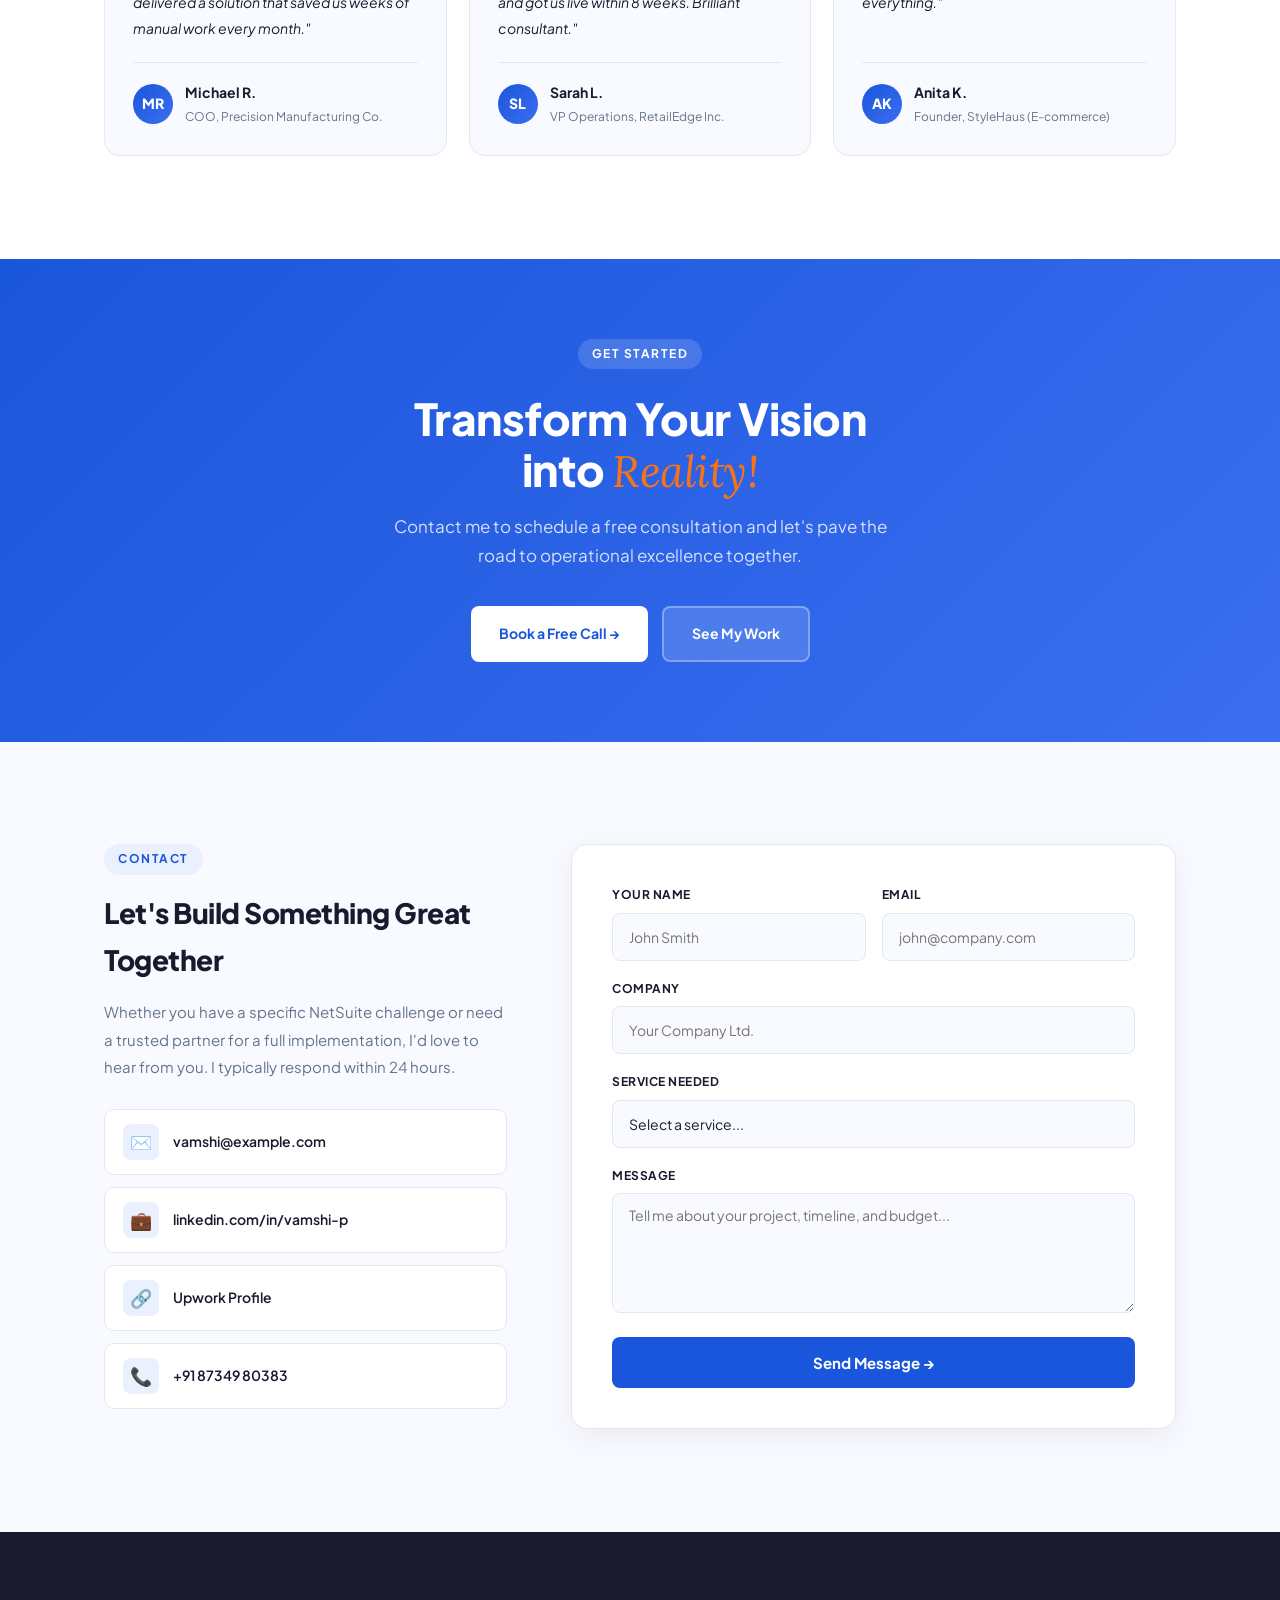
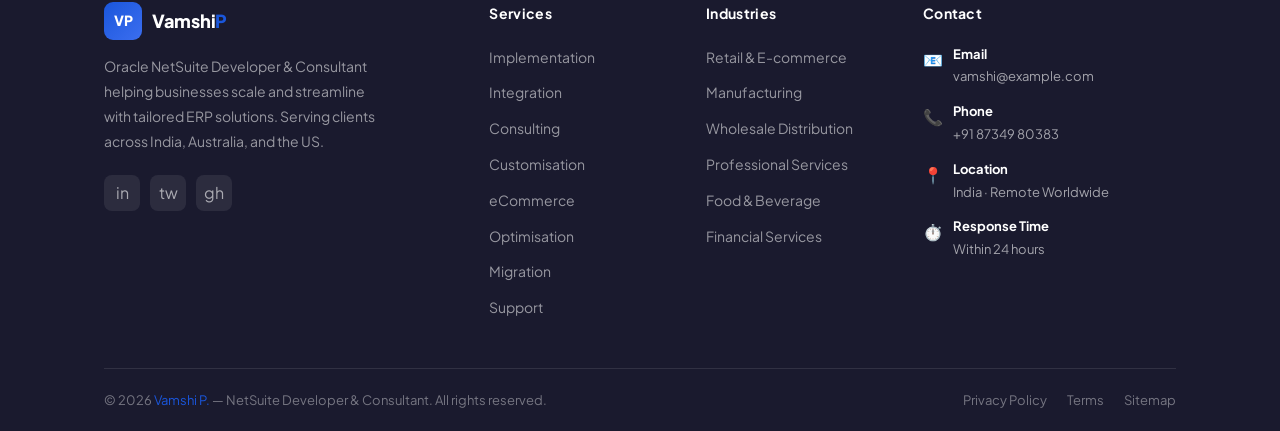
<file: index.html.html>
<!DOCTYPE html>
<html lang="en">
<head>
<meta charset="UTF-8">
<meta name="viewport" content="width=device-width, initial-scale=1.0">
<title>Vamshi P | NetSuite Developer & Consultant</title>
<link href="https://fonts.googleapis.com/css2?family=Plus+Jakarta+Sans:wght@300;400;500;600;700;800&family=Lora:ital,wght@0,400;0,600;1,400&display=swap" rel="stylesheet">
<style>
:root {
  --blue: #1a56db;
  --blue-dark: #1240a8;
  --blue-light: #ebf0ff;
  --blue-mid: #3b6ef0;
  --orange: #f97316;
  --text: #1a1a2e;
  --muted: #64748b;
  --light: #f8faff;
  --white: #ffffff;
  --border: #e2e8f0;
  --nav-h: 72px;
  --px: clamp(16px, 5vw, 80px);
  --radius: 12px;
}

*,*::before,*::after{box-sizing:border-box;margin:0;padding:0}
html{scroll-behavior:smooth;-webkit-text-size-adjust:100%}
body{font-family:'Plus Jakarta Sans',sans-serif;color:var(--text);background:var(--white);overflow-x:hidden;font-size:15px;line-height:1.7}

/* ══ HELPERS ══ */
.container{max-width:1200px;margin:0 auto;padding:0 var(--px)}
.section-tag{display:inline-block;background:var(--blue-light);color:var(--blue);font-size:12px;font-weight:700;letter-spacing:1.5px;text-transform:uppercase;padding:5px 14px;border-radius:100px;margin-bottom:14px}
h2.section-title{font-size:clamp(28px,4vw,44px);font-weight:800;line-height:1.15;letter-spacing:-0.5px;color:var(--text)}
h2.section-title em{font-family:'Lora',serif;font-style:italic;color:var(--blue);font-weight:400}
.section-sub{color:var(--muted);font-size:clamp(14px,1.5vw,16px);max-width:560px;margin-top:12px;line-height:1.8}
section{padding:clamp(60px,8vw,110px) 0}

.btn{display:inline-flex;align-items:center;gap:8px;font-family:inherit;font-weight:700;font-size:14px;cursor:pointer;border:none;transition:all .22s;text-decoration:none;white-space:nowrap;-webkit-tap-highlight-color:transparent}
.btn-primary{background:var(--blue);color:#fff;padding:14px 28px;border-radius:8px}
.btn-primary:hover{background:var(--blue-dark);transform:translateY(-2px);box-shadow:0 8px 24px rgba(26,86,219,.3)}
.btn-outline{background:transparent;color:var(--blue);padding:13px 26px;border-radius:8px;border:2px solid var(--blue)}
.btn-outline:hover{background:var(--blue);color:#fff;transform:translateY(-2px)}
.btn-white{background:#fff;color:var(--blue);padding:14px 28px;border-radius:8px;font-weight:700}
.btn-white:hover{background:var(--blue-light);transform:translateY(-2px)}

/* ══ NAV ══ */
nav{position:fixed;top:0;left:0;right:0;z-index:300;height:var(--nav-h);background:rgba(255,255,255,.97);backdrop-filter:blur(16px);border-bottom:1px solid var(--border);transition:box-shadow .3s}
nav.scrolled{box-shadow:0 4px 24px rgba(0,0,0,.08)}
.nav-inner{display:flex;align-items:center;justify-content:space-between;height:100%;max-width:1200px;margin:0 auto;padding:0 var(--px)}
.logo{display:flex;align-items:center;gap:10px;text-decoration:none}
.logo-mark{width:38px;height:38px;background:linear-gradient(135deg,var(--blue),var(--blue-mid));border-radius:9px;display:grid;place-items:center;font-weight:800;font-size:14px;color:#fff;letter-spacing:-0.5px;flex-shrink:0}
.logo-text{font-size:17px;font-weight:800;color:var(--text);letter-spacing:-0.3px}
.logo-text span{color:var(--blue)}
.nav-links{display:flex;align-items:center;gap:2px;list-style:none}
.nav-links a{color:var(--muted);text-decoration:none;font-size:14px;font-weight:600;padding:8px 14px;border-radius:6px;transition:all .2s}
.nav-links a:hover{color:var(--blue);background:var(--blue-light)}
.nav-cta{margin-left:12px}
.hamburger{display:none;flex-direction:column;gap:5px;width:44px;height:44px;background:none;border:none;cursor:pointer;padding:10px;z-index:301}
.hamburger span{display:block;width:22px;height:2px;background:var(--text);border-radius:2px;transition:all .3s;transform-origin:center}
.hamburger.open span:nth-child(1){transform:translateY(7px) rotate(45deg)}
.hamburger.open span:nth-child(2){opacity:0;transform:scaleX(0)}
.hamburger.open span:nth-child(3){transform:translateY(-7px) rotate(-45deg)}
.mobile-menu{display:none;position:fixed;top:var(--nav-h);left:0;right:0;bottom:0;background:#fff;z-index:299;flex-direction:column;align-items:center;justify-content:center;gap:8px;opacity:0;pointer-events:none;transition:opacity .3s}
.mobile-menu.open{opacity:1;pointer-events:all}
.mobile-menu a{font-size:clamp(22px,6vw,32px);font-weight:800;color:var(--text);text-decoration:none;padding:10px 24px;transition:color .2s;letter-spacing:-0.5px}
.mobile-menu a:hover{color:var(--blue)}

/* ══ HERO ══ */
#hero{min-height:100svh;display:flex;align-items:center;padding-top:var(--nav-h);background:linear-gradient(160deg,#f0f4ff 0%,#fff 55%,#fff8f0 100%);position:relative;overflow:hidden}
.hero-blob{position:absolute;border-radius:50%;filter:blur(80px);pointer-events:none}
.hero-blob-1{width:500px;height:500px;background:rgba(26,86,219,.07);top:-100px;right:-100px}
.hero-blob-2{width:300px;height:300px;background:rgba(249,115,22,.06);bottom:100px;left:-50px}
.hero-inner{display:grid;grid-template-columns:1fr 1fr;gap:60px;align-items:center;max-width:1200px;margin:0 auto;padding:clamp(40px,6vw,80px) var(--px)}
.hero-left{position:relative;z-index:1}
.hero-badge{display:inline-flex;align-items:center;gap:8px;background:#fff;border:1px solid var(--border);color:var(--blue);font-size:12px;font-weight:700;letter-spacing:1px;text-transform:uppercase;padding:7px 16px;border-radius:100px;margin-bottom:24px;box-shadow:0 2px 12px rgba(0,0,0,.06)}
.hero-badge::before{content:'';width:7px;height:7px;border-radius:50%;background:var(--orange);animation:blink 2s infinite}
@keyframes blink{0%,100%{opacity:1}50%{opacity:.3}}
h1{font-size:clamp(36px,5.5vw,64px);font-weight:800;line-height:1.08;letter-spacing:-1.5px;color:var(--text);margin-bottom:20px}
h1 span{color:var(--blue)}
h1 em{font-family:'Lora',serif;font-style:italic;font-weight:400;color:var(--orange)}
.hero-desc{color:var(--muted);font-size:clamp(15px,1.6vw,17px);line-height:1.8;max-width:480px;margin-bottom:36px}
.hero-actions{display:flex;gap:14px;flex-wrap:wrap}
.hero-trust{display:flex;align-items:center;gap:16px;margin-top:40px;padding-top:32px;border-top:1px solid var(--border)}
.trust-label{font-size:12px;color:var(--muted);font-weight:600;letter-spacing:.5px;text-transform:uppercase}
.trust-badges{display:flex;gap:10px;align-items:center;flex-wrap:wrap}
.trust-badge{background:var(--blue-light);color:var(--blue);font-size:11px;font-weight:700;padding:4px 12px;border-radius:100px}
.hero-right{position:relative;z-index:1}
.hero-card{background:#fff;border-radius:20px;padding:32px;box-shadow:0 20px 60px rgba(26,86,219,.12);border:1px solid var(--border)}
.hero-card-title{font-size:13px;font-weight:700;color:var(--muted);text-transform:uppercase;letter-spacing:1px;margin-bottom:20px}
.service-pills{display:grid;grid-template-columns:1fr 1fr;gap:12px}
.service-pill{background:var(--light);border:1px solid var(--border);border-radius:10px;padding:16px;display:flex;align-items:center;gap:10px;transition:all .2s;cursor:default}
.service-pill:hover{border-color:var(--blue);background:var(--blue-light);transform:translateY(-2px)}
.pill-icon{width:36px;height:36px;border-radius:8px;display:grid;place-items:center;font-size:18px;flex-shrink:0}
.pill-icon.blue{background:rgba(26,86,219,.1)}
.pill-icon.orange{background:rgba(249,115,22,.1)}
.pill-icon.green{background:rgba(16,185,129,.1)}
.pill-icon.purple{background:rgba(139,92,246,.1)}
.pill-label{font-size:13px;font-weight:700;color:var(--text)}
.hero-stats-row{display:grid;grid-template-columns:repeat(3,1fr);gap:16px;margin-top:20px}
.hero-stat{text-align:center;background:var(--light);border-radius:10px;padding:14px 8px;border:1px solid var(--border)}
.hero-stat-num{font-size:22px;font-weight:800;color:var(--blue);letter-spacing:-0.5px}
.hero-stat-label{font-size:11px;color:var(--muted);margin-top:2px;font-weight:600}

/* ══ MARQUEE ══ */
.marquee-section{background:var(--blue);padding:18px 0;overflow:hidden}
.marquee-track{display:flex;gap:48px;animation:marquee 25s linear infinite;white-space:nowrap}
.marquee-item{color:rgba(255,255,255,.8);font-size:13px;font-weight:600;letter-spacing:.5px;display:flex;align-items:center;gap:10px;flex-shrink:0}
.marquee-item::before{content:'✦';color:rgba(255,255,255,.4);font-size:10px}
@keyframes marquee{from{transform:translateX(0)}to{transform:translateX(-50%)}}

/* ══ SOLUTIONS ══ */
#solutions{background:var(--light)}
.solutions-grid{display:grid;grid-template-columns:repeat(4,1fr);gap:20px;margin-top:48px}
.solution-card{background:#fff;border:1px solid var(--border);border-radius:var(--radius);padding:28px 24px;transition:all .25s;cursor:default}
.solution-card:hover{border-color:var(--blue);transform:translateY(-6px);box-shadow:0 16px 40px rgba(26,86,219,.12)}
.sol-icon{width:52px;height:52px;border-radius:12px;background:var(--blue-light);display:grid;place-items:center;font-size:24px;margin-bottom:18px;transition:all .25s}
.solution-card:hover .sol-icon{background:var(--blue);filter:grayscale(0)}
.solution-card h3{font-size:16px;font-weight:700;color:var(--text);margin-bottom:8px}
.solution-card p{font-size:13px;color:var(--muted);line-height:1.7}
.sol-link{display:inline-flex;align-items:center;gap:4px;color:var(--blue);font-size:13px;font-weight:700;text-decoration:none;margin-top:14px;transition:gap .2s}
.sol-link:hover{gap:8px}

/* ══ ABOUT BAND ══ */
#about-band{background:linear-gradient(135deg,var(--blue-dark) 0%,var(--blue-mid) 100%);position:relative;overflow:hidden}
#about-band::before{content:'';position:absolute;inset:0;background:url("data:image/svg+xml,%3Csvg width='60' height='60' viewBox='0 0 60 60' xmlns='http://www.w3.org/2000/svg'%3E%3Cg fill='none' fill-rule='evenodd'%3E%3Cg fill='%23ffffff' fill-opacity='0.04'%3E%3Ccircle cx='30' cy='30' r='1'/%3E%3C/g%3E%3C/g%3E%3C/svg%3E")}
.about-inner{display:grid;grid-template-columns:1fr 1fr;gap:80px;align-items:center;position:relative;z-index:1}
.about-left h2{color:#fff;margin-bottom:20px}
.about-left h2 em{color:var(--orange)}
.about-left p{color:rgba(255,255,255,.75);line-height:1.85;margin-bottom:16px;font-size:15px}
.about-right{display:grid;grid-template-columns:1fr 1fr;gap:20px}
.about-stat-card{background:rgba(255,255,255,.1);backdrop-filter:blur(10px);border:1px solid rgba(255,255,255,.15);border-radius:var(--radius);padding:24px;text-align:center}
.about-stat-card .num{font-size:clamp(32px,4vw,44px);font-weight:800;color:#fff;letter-spacing:-1px;line-height:1}
.about-stat-card .num span{color:var(--orange)}
.about-stat-card .lbl{font-size:13px;color:rgba(255,255,255,.7);margin-top:6px;font-weight:500}
.cert-strip{grid-column:1/-1;background:rgba(255,255,255,.08);border-radius:10px;padding:16px 20px;display:flex;align-items:center;gap:12px;flex-wrap:wrap}
.cert-tag{background:rgba(255,255,255,.15);color:#fff;font-size:12px;font-weight:700;padding:5px 14px;border-radius:100px;letter-spacing:.5px}

/* ══ CASE STUDIES ══ */
#cases{background:var(--white)}
.cases-header{display:flex;justify-content:space-between;align-items:flex-end;margin-bottom:48px;flex-wrap:wrap;gap:20px}
.cases-grid{display:grid;grid-template-columns:repeat(2,1fr);gap:24px}
.case-card{border:1px solid var(--border);border-radius:16px;overflow:hidden;transition:all .25s;display:flex;flex-direction:column}
.case-card:hover{border-color:var(--blue);box-shadow:0 16px 48px rgba(26,86,219,.1);transform:translateY(-4px)}
.case-top{padding:28px;background:var(--light);flex:1}
.case-tag{display:inline-block;background:var(--blue-light);color:var(--blue);font-size:11px;font-weight:700;letter-spacing:1px;text-transform:uppercase;padding:4px 12px;border-radius:100px;margin-bottom:14px}
.case-card h3{font-size:17px;font-weight:700;color:var(--text);line-height:1.4;margin-bottom:12px}
.case-card p{font-size:13px;color:var(--muted);line-height:1.7}
.case-metrics{display:flex;gap:0;border-top:1px solid var(--border)}
.case-metric{flex:1;padding:20px;text-align:center;border-right:1px solid var(--border)}
.case-metric:last-child{border-right:none}
.metric-num{font-size:22px;font-weight:800;color:var(--blue);letter-spacing:-0.5px}
.metric-label{font-size:11px;color:var(--muted);margin-top:3px;font-weight:600}

/* ══ INDUSTRIES ══ */
#industries{background:var(--light)}
.ind-grid{display:grid;grid-template-columns:repeat(3,1fr);gap:16px;margin-top:48px}
.ind-card{background:#fff;border:1px solid var(--border);border-radius:var(--radius);padding:24px;display:flex;align-items:center;gap:16px;transition:all .22s;cursor:default}
.ind-card:hover{border-color:var(--blue);transform:translateX(4px);box-shadow:0 8px 24px rgba(26,86,219,.08)}
.ind-icon{width:48px;height:48px;background:var(--blue-light);border-radius:10px;display:grid;place-items:center;font-size:22px;flex-shrink:0;transition:all .22s}
.ind-card:hover .ind-icon{background:var(--blue);filter:none}
.ind-card h3{font-size:14px;font-weight:700;color:var(--text)}
.ind-card p{font-size:12px;color:var(--muted);margin-top:3px}

/* ══ TESTIMONIALS ══ */
#testimonials{background:#fff}
.testi-grid{display:grid;grid-template-columns:repeat(3,1fr);gap:22px;margin-top:48px}
.testi-card{background:var(--light);border:1px solid var(--border);border-radius:16px;padding:28px;display:flex;flex-direction:column;transition:border-color .2s}
.testi-card:hover{border-color:var(--blue)}
.stars{color:#f59e0b;font-size:14px;letter-spacing:1px;margin-bottom:16px}
.quote{font-size:14px;color:var(--text);line-height:1.85;flex:1;font-style:italic}
.testi-author{display:flex;align-items:center;gap:12px;margin-top:20px;padding-top:18px;border-top:1px solid var(--border)}
.avatar{width:40px;height:40px;border-radius:50%;background:linear-gradient(135deg,var(--blue),var(--blue-mid));display:grid;place-items:center;font-weight:800;font-size:14px;color:#fff;flex-shrink:0}
.author-name{font-size:14px;font-weight:700;color:var(--text)}
.author-role{font-size:12px;color:var(--muted);margin-top:2px}

/* ══ CTA BAND ══ */
#cta-band{background:linear-gradient(135deg,var(--blue) 0%,var(--blue-mid) 100%);text-align:center;padding:80px var(--px)}
#cta-band h2{color:#fff;margin-bottom:16px}
#cta-band p{color:rgba(255,255,255,.8);font-size:17px;max-width:520px;margin:0 auto 36px}
.cta-buttons{display:flex;gap:14px;justify-content:center;flex-wrap:wrap}

/* ══ CONTACT ══ */
#contact{background:var(--light)}
.contact-grid{display:grid;grid-template-columns:1fr 1.5fr;gap:64px;align-items:start}
.contact-info h3{font-size:clamp(22px,3vw,28px);font-weight:800;color:var(--text);margin-bottom:14px;letter-spacing:-0.5px}
.contact-info p{color:var(--muted);line-height:1.85;margin-bottom:28px}
.contact-items{display:flex;flex-direction:column;gap:12px}
.contact-item{display:flex;align-items:center;gap:14px;padding:14px 18px;background:#fff;border:1px solid var(--border);border-radius:10px;text-decoration:none;color:var(--text);font-size:14px;font-weight:600;transition:all .2s;min-height:52px}
.contact-item:hover{border-color:var(--blue);color:var(--blue);transform:translateX(4px)}
.contact-item-icon{width:36px;height:36px;background:var(--blue-light);border-radius:8px;display:grid;place-items:center;font-size:18px;flex-shrink:0}
.contact-form-wrap{background:#fff;border-radius:16px;padding:clamp(24px,4vw,40px);box-shadow:0 8px 32px rgba(0,0,0,.06);border:1px solid var(--border)}
.form-row{display:grid;grid-template-columns:1fr 1fr;gap:16px}
.form-group{margin-bottom:18px}
.form-group label{display:block;font-size:12px;font-weight:700;color:var(--text);letter-spacing:.5px;text-transform:uppercase;margin-bottom:7px}
.form-group input,.form-group select,.form-group textarea{width:100%;background:var(--light);border:1.5px solid var(--border);border-radius:8px;padding:12px 16px;font-family:inherit;font-size:14px;color:var(--text);outline:none;transition:border-color .2s;appearance:none;min-height:48px}
.form-group input:focus,.form-group select:focus,.form-group textarea:focus{border-color:var(--blue);background:#fff}
.form-group textarea{resize:vertical;min-height:120px}

/* ══ FOOTER ══ */
footer{background:var(--text);padding:clamp(40px,6vw,70px) 0 0}
.footer-grid{display:grid;grid-template-columns:2fr 1fr 1fr 1.5fr;gap:48px;padding-bottom:48px;border-bottom:1px solid rgba(255,255,255,.1)}
.footer-brand .logo-text{color:#fff;font-size:18px}
.footer-brand p{color:rgba(255,255,255,.55);font-size:14px;line-height:1.8;margin-top:14px;max-width:280px}
.footer-social{display:flex;gap:10px;margin-top:20px}
.social-btn{width:36px;height:36px;background:rgba(255,255,255,.08);border-radius:8px;display:grid;place-items:center;color:rgba(255,255,255,.6);font-size:16px;text-decoration:none;transition:all .2s}
.social-btn:hover{background:var(--blue);color:#fff}
.footer-col h4{color:#fff;font-size:14px;font-weight:700;margin-bottom:18px;letter-spacing:.3px}
.footer-col ul{list-style:none;display:flex;flex-direction:column;gap:10px}
.footer-col ul li a{color:rgba(255,255,255,.55);text-decoration:none;font-size:14px;transition:color .2s}
.footer-col ul li a:hover{color:#fff}
.footer-contact-item{display:flex;gap:10px;margin-bottom:14px}
.fci-icon{color:var(--blue);font-size:16px;flex-shrink:0;margin-top:2px}
.fci-text{color:rgba(255,255,255,.6);font-size:13px;line-height:1.6}
.fci-text strong{color:#fff;display:block;font-size:13px;margin-bottom:2px}
.footer-bottom{display:flex;justify-content:space-between;align-items:center;padding:20px 0;flex-wrap:wrap;gap:12px}
.footer-copy{color:rgba(255,255,255,.4);font-size:13px}
.footer-copy span{color:var(--blue)}
.footer-links{display:flex;gap:20px}
.footer-links a{color:rgba(255,255,255,.4);text-decoration:none;font-size:13px;transition:color .2s}
.footer-links a:hover{color:#fff}

/* ══ REVEAL ══ */
.reveal{opacity:0;transform:translateY(24px);transition:opacity .6s ease,transform .6s ease}
.reveal.visible{opacity:1;transform:none}
.reveal-left{opacity:0;transform:translateX(-24px);transition:opacity .6s ease,transform .6s ease}
.reveal-left.visible{opacity:1;transform:none}
.reveal-right{opacity:0;transform:translateX(24px);transition:opacity .6s ease,transform .6s ease}
.reveal-right.visible{opacity:1;transform:none}

/* ══ TABLET ≤ 1024px ══ */
@media(max-width:1024px){
  .solutions-grid{grid-template-columns:repeat(2,1fr)}
  .footer-grid{grid-template-columns:1fr 1fr}
}

/* ══ TABLET ≤ 900px ══ */
@media(max-width:900px){
  .nav-links,.nav-cta{display:none}
  .hamburger{display:flex}
  .mobile-menu{display:flex}
  .hero-inner{grid-template-columns:1fr}
  .hero-right{display:none}
  .about-inner{grid-template-columns:1fr}
  .cases-grid{grid-template-columns:1fr}
  .ind-grid{grid-template-columns:repeat(2,1fr)}
  .testi-grid{grid-template-columns:repeat(2,1fr)}
  .contact-grid{grid-template-columns:1fr}
  .footer-grid{grid-template-columns:1fr 1fr}
}

/* ══ MOBILE ≤ 540px ══ */
@media(max-width:540px){
  .solutions-grid{grid-template-columns:1fr}
  .ind-grid{grid-template-columns:1fr}
  .testi-grid{grid-template-columns:1fr}
  .hero-actions{flex-direction:column}
  .btn-primary,.btn-outline{width:100%;max-width:300px;justify-content:center}
  .service-pills{grid-template-columns:1fr}
  .about-right{grid-template-columns:1fr}
  .form-row{grid-template-columns:1fr}
  .footer-grid{grid-template-columns:1fr}
  .cases-header{flex-direction:column;align-items:flex-start}
  .footer-bottom{flex-direction:column;text-align:center}
  .footer-links{justify-content:center}
  .hero-trust{flex-direction:column;align-items:flex-start;gap:10px}
  .cta-buttons{flex-direction:column;align-items:center}
}
</style>
</head>
<body>

<!-- ══ NAV ══ -->
<nav id="navbar">
  <div class="nav-inner">
    <a href="#" class="logo">
      <div class="logo-mark">VP</div>
      <span class="logo-text">Vamshi<span>P</span></span>
    </a>
    <ul class="nav-links">
      <li><a href="#solutions">Services</a></li>
      <li><a href="#about-band">About</a></li>
      <li><a href="#cases">Case Studies</a></li>
      <li><a href="#industries">Industries</a></li>
      <li><a href="#testimonials">Testimonials</a></li>
    </ul>
    <a href="#contact" class="btn btn-primary nav-cta">Let's Talk →</a>
    <button class="hamburger" id="hamburger" aria-label="Menu">
      <span></span><span></span><span></span>
    </button>
  </div>
</nav>

<!-- Mobile Menu -->
<div class="mobile-menu" id="mobileMenu">
  <a href="#solutions" class="mob-link">Services</a>
  <a href="#about-band" class="mob-link">About</a>
  <a href="#cases" class="mob-link">Case Studies</a>
  <a href="#industries" class="mob-link">Industries</a>
  <a href="#testimonials" class="mob-link">Testimonials</a>
  <a href="#contact" class="mob-link" style="color:var(--blue)">Contact →</a>
</div>

<!-- ══ HERO ══ -->
<section id="hero">
  <div class="hero-blob hero-blob-1"></div>
  <div class="hero-blob hero-blob-2"></div>
  <div class="hero-inner">
    <div class="hero-left">
      <div class="hero-badge">✦ Available for Projects · India & Worldwide</div>
      <h1>NetSuite <em>Expert</em><br>You Can Count On</h1>
      <p class="hero-desc">Helping businesses scale, streamline, and succeed with tailored NetSuite ERP development, consulting, and integration services — from SuiteScript to full implementations.</p>
      <div class="hero-actions">
        <a href="#contact" class="btn btn-primary">Book a Free Consultation →</a>
        <a href="#cases" class="btn btn-outline">View Case Studies</a>
      </div>
      <div class="hero-trust">
        <span class="trust-label">Certified by</span>
        <div class="trust-badges">
          <span class="trust-badge">Oracle NetSuite</span>
          <span class="trust-badge">SuiteCloud</span>
          <span class="trust-badge">Celigo</span>
        </div>
      </div>
    </div>
    <div class="hero-right reveal-right">
      <div class="hero-card">
        <div class="hero-card-title">Core Services</div>
        <div class="service-pills">
          <div class="service-pill">
            <div class="pill-icon blue">⚙️</div>
            <span class="pill-label">Development</span>
          </div>
          <div class="service-pill">
            <div class="pill-icon orange">🔗</div>
            <span class="pill-label">Integration</span>
          </div>
          <div class="service-pill">
            <div class="pill-icon green">🏗️</div>
            <span class="pill-label">Implementation</span>
          </div>
          <div class="service-pill">
            <div class="pill-icon purple">💡</div>
            <span class="pill-label">Consulting</span>
          </div>
          <div class="service-pill">
            <div class="pill-icon blue">🔄</div>
            <span class="pill-label">Automation</span>
          </div>
          <div class="service-pill">
            <div class="pill-icon orange">📊</div>
            <span class="pill-label">Optimisation</span>
          </div>
        </div>
        <div class="hero-stats-row">
          <div class="hero-stat">
            <div class="hero-stat-num">7+</div>
            <div class="hero-stat-label">Years Exp.</div>
          </div>
          <div class="hero-stat">
            <div class="hero-stat-num">40+</div>
            <div class="hero-stat-label">Projects</div>
          </div>
          <div class="hero-stat">
            <div class="hero-stat-num">25+</div>
            <div class="hero-stat-label">Clients</div>
          </div>
        </div>
      </div>
    </div>
  </div>
</section>

<!-- ══ MARQUEE ══ -->
<div class="marquee-section">
  <div class="marquee-track">
    <span class="marquee-item">NetSuite Implementation</span>
    <span class="marquee-item">SuiteScript 2.1</span>
    <span class="marquee-item">Shopify Integration</span>
    <span class="marquee-item">Celigo Automation</span>
    <span class="marquee-item">Workflow Automation</span>
    <span class="marquee-item">ERP Consulting</span>
    <span class="marquee-item">Data Migration</span>
    <span class="marquee-item">SuiteCommerce</span>
    <span class="marquee-item">NetSuite Optimisation</span>
    <span class="marquee-item">RESTlet APIs</span>
    <span class="marquee-item">NetSuite Implementation</span>
    <span class="marquee-item">SuiteScript 2.1</span>
    <span class="marquee-item">Shopify Integration</span>
    <span class="marquee-item">Celigo Automation</span>
    <span class="marquee-item">Workflow Automation</span>
    <span class="marquee-item">ERP Consulting</span>
    <span class="marquee-item">Data Migration</span>
    <span class="marquee-item">SuiteCommerce</span>
    <span class="marquee-item">NetSuite Optimisation</span>
    <span class="marquee-item">RESTlet APIs</span>
  </div>
</div>

<!-- ══ SOLUTIONS ══ -->
<section id="solutions">
  <div class="container">
    <div style="text-align:center;margin-bottom:0">
      <span class="section-tag">What I Do</span>
      <h2 class="section-title reveal">My <em>NetSuite</em> Solutions</h2>
      <p class="section-sub reveal" style="margin:12px auto 0">Everything you need to maximise your NetSuite investment — from initial setup to advanced automation and long-term optimisation.</p>
    </div>
    <div class="solutions-grid">
      <div class="solution-card reveal">
        <div class="sol-icon">🏗️</div>
        <h3>Implementation</h3>
        <p>Smooth ERP implementation tailored to your business needs, guiding you from setup to go-live with zero disruption.</p>
        <a href="#contact" class="sol-link">Learn more →</a>
      </div>
      <div class="solution-card reveal">
        <div class="sol-icon">🔗</div>
        <h3>Integration</h3>
        <p>Seamless integration with Shopify, Salesforce, HubSpot, 3PLs, and custom APIs — ensuring unified data flow.</p>
        <a href="#contact" class="sol-link">Learn more →</a>
      </div>
      <div class="solution-card reveal">
        <div class="sol-icon">💡</div>
        <h3>Consulting</h3>
        <p>Maximise your ERP investment with expert advice to align NetSuite solutions with your unique business goals.</p>
        <a href="#contact" class="sol-link">Learn more →</a>
      </div>
      <div class="solution-card reveal">
        <div class="sol-icon">🛠️</div>
        <h3>Customisation</h3>
        <p>Unlock seamless business automation with custom scripts, workflows, forms, and role-based configurations.</p>
        <a href="#contact" class="sol-link">Learn more →</a>
      </div>
      <div class="solution-card reveal">
        <div class="sol-icon">🛒</div>
        <h3>eCommerce</h3>
        <p>Elevate eCommerce with seamless NetSuite-Shopify/WooCommerce integration, boosting inventory accuracy and sales.</p>
        <a href="#contact" class="sol-link">Learn more →</a>
      </div>
      <div class="solution-card reveal">
        <div class="sol-icon">⚡</div>
        <h3>Optimisation</h3>
        <p>Boost ERP performance with expert tuning, streamlining processes and maximising ROI on your NetSuite investment.</p>
        <a href="#contact" class="sol-link">Learn more →</a>
      </div>
      <div class="solution-card reveal">
        <div class="sol-icon">🚀</div>
        <h3>Migration</h3>
        <p>Smooth, secure NetSuite data migration — minimising downtime, preserving data integrity, and ensuring continuity.</p>
        <a href="#contact" class="sol-link">Learn more →</a>
      </div>
      <div class="solution-card reveal">
        <div class="sol-icon">🛡️</div>
        <h3>Support</h3>
        <p>Ongoing support keeps your NetSuite system optimised, minimising downtime and resolving issues swiftly.</p>
        <a href="#contact" class="sol-link">Learn more →</a>
      </div>
    </div>
  </div>
</section>

<!-- ══ ABOUT BAND ══ -->
<section id="about-band">
  <div class="container">
    <div class="about-inner">
      <div class="about-left reveal-left">
        <span class="section-tag" style="background:rgba(255,255,255,.15);color:#fff">About Me</span>
        <h2 class="section-title" style="color:#fff;margin-bottom:20px">Oracle NetSuite <em>Expert</em> &amp; Certified Developer</h2>
        <p>I'm <strong style="color:#fff">Vamshi P</strong>, a NetSuite Developer &amp; Consultant with 7+ years of hands-on experience helping businesses across India, Australia, and the US unlock the full power of their NetSuite investment.</p>
        <p>My work spans custom SuiteScript development, complex workflow automation, third-party integrations, and full-cycle ERP implementations — across manufacturing, retail, e-commerce, and professional services.</p>
        <a href="#contact" class="btn btn-white" style="margin-top:8px">Work With Me →</a>
      </div>
      <div class="about-right reveal-right">
        <div class="about-stat-card">
          <div class="num">95<span>%</span></div>
          <div class="lbl">Client Satisfaction Rate</div>
        </div>
        <div class="about-stat-card">
          <div class="num">40<span>+</span></div>
          <div class="lbl">Successful Projects</div>
        </div>
        <div class="about-stat-card">
          <div class="num">7<span>+</span></div>
          <div class="lbl">Years Experience</div>
        </div>
        <div class="about-stat-card">
          <div class="num">25<span>+</span></div>
          <div class="lbl">Happy Clients</div>
        </div>
        <div class="cert-strip">
          <span style="color:rgba(255,255,255,.6);font-size:12px;font-weight:700;text-transform:uppercase;letter-spacing:1px">Certified by:</span>
          <span class="cert-tag">Oracle NetSuite</span>
          <span class="cert-tag">SuiteCloud Developer</span>
          <span class="cert-tag">Celigo</span>
          <span class="cert-tag">ERP Consultant</span>
        </div>
      </div>
    </div>
  </div>
</section>

<!-- ══ CASE STUDIES ══ -->
<section id="cases">
  <div class="container">
    <div class="cases-header">
      <div>
        <span class="section-tag">Case Studies</span>
        <h2 class="section-title reveal">Transformative Impact<br>Through <em>Results</em></h2>
      </div>
      <a href="#contact" class="btn btn-outline reveal">View All Projects →</a>
    </div>
    <div class="cases-grid">
      <div class="case-card reveal">
        <div class="case-top">
          <span class="case-tag">E-commerce · Integration</span>
          <h3>Shopify ↔ NetSuite Real-Time Sync</h3>
          <p>Architected a bidirectional integration between a $10M Shopify store and NetSuite, syncing orders, inventory, refunds, and customer records in real time — eliminating 12+ hours of weekly manual work.</p>
        </div>
        <div class="case-metrics">
          <div class="case-metric"><div class="metric-num">12h</div><div class="metric-label">Saved Weekly</div></div>
          <div class="case-metric"><div class="metric-num">99.9%</div><div class="metric-label">Sync Accuracy</div></div>
          <div class="case-metric"><div class="metric-num">0</div><div class="metric-label">Manual Entries</div></div>
        </div>
      </div>
      <div class="case-card reveal">
        <div class="case-top">
          <span class="case-tag">Manufacturing · ERP</span>
          <h3>Full NetSuite ERP Rollout for Manufacturer</h3>
          <p>Led end-to-end NetSuite implementation for a 200-person manufacturing company — procurement, inventory, production, finance, and reporting. On time and under budget.</p>
        </div>
        <div class="case-metrics">
          <div class="case-metric"><div class="metric-num">6mo</div><div class="metric-label">Delivery Time</div></div>
          <div class="case-metric"><div class="metric-num">200+</div><div class="metric-label">Users Live</div></div>
          <div class="case-metric"><div class="metric-num">40%</div><div class="metric-label">Efficiency ↑</div></div>
        </div>
      </div>
      <div class="case-card reveal">
        <div class="case-top">
          <span class="case-tag">Finance · Automation</span>
          <h3>Multi-Level PO Approval Workflow</h3>
          <p>Built a dynamic purchase order approval engine with conditional routing by department, amount thresholds, and vendor type — replacing a fragmented email chain.</p>
        </div>
        <div class="case-metrics">
          <div class="case-metric"><div class="metric-num">80%</div><div class="metric-label">Faster Approvals</div></div>
          <div class="case-metric"><div class="metric-num">100%</div><div class="metric-label">Audit Trail</div></div>
        </div>
      </div>
      <div class="case-card reveal">
        <div class="case-top">
          <span class="case-tag">SaaS · Custom Dev</span>
          <h3>Custom Billing Engine for Subscription SaaS</h3>
          <p>Developed a bespoke subscription billing module — handling proration, trial periods, dunning, and MRR reporting for a 3,000-subscriber SaaS company.</p>
        </div>
        <div class="case-metrics">
          <div class="case-metric"><div class="metric-num">3K+</div><div class="metric-label">Subscribers</div></div>
          <div class="case-metric"><div class="metric-num">$2M+</div><div class="metric-label">ARR Processed</div></div>
        </div>
      </div>
    </div>
  </div>
</section>

<!-- ══ INDUSTRIES ══ -->
<section id="industries">
  <div class="container">
    <div style="text-align:center">
      <span class="section-tag">Industries</span>
      <h2 class="section-title reveal">Serving <em>Diverse</em> Industries</h2>
      <p class="section-sub reveal" style="margin:12px auto 0">Building customised NetSuite solutions that meet the unique demands of different sectors.</p>
    </div>
    <div class="ind-grid">
      <div class="ind-card reveal">
        <div class="ind-icon">🛍️</div>
        <div><h3>Retail &amp; E-commerce</h3><p>Inventory, orders, POS integration</p></div>
      </div>
      <div class="ind-card reveal">
        <div class="ind-icon">🏭</div>
        <div><h3>Manufacturing</h3><p>BOM, production, procurement</p></div>
      </div>
      <div class="ind-card reveal">
        <div class="ind-icon">📦</div>
        <div><h3>Wholesale Distribution</h3><p>Multi-location inventory, 3PL</p></div>
      </div>
      <div class="ind-card reveal">
        <div class="ind-icon">💼</div>
        <div><h3>Professional Services</h3><p>Projects, billing, resource planning</p></div>
      </div>
      <div class="ind-card reveal">
        <div class="ind-icon">🍔</div>
        <div><h3>Food &amp; Beverage</h3><p>Compliance, batch tracking, FMCG</p></div>
      </div>
      <div class="ind-card reveal">
        <div class="ind-icon">💰</div>
        <div><h3>Financial Services</h3><p>Multi-subsidiary, consolidation, IFRS</p></div>
      </div>
    </div>
  </div>
</section>

<!-- ══ TESTIMONIALS ══ -->
<section id="testimonials">
  <div class="container">
    <div style="text-align:center">
      <span class="section-tag">Testimonials</span>
      <h2 class="section-title reveal">Transformative Experiences<br>Shared by <em>Clients</em></h2>
    </div>
    <div class="testi-grid">
      <div class="testi-card reveal">
        <div class="stars">★★★★★</div>
        <p class="quote">"Vamshi transformed our NetSuite setup completely. He understood our complex inventory requirements immediately and delivered a solution that saved us weeks of manual work every month."</p>
        <div class="testi-author">
          <div class="avatar">MR</div>
          <div>
            <div class="author-name">Michael R.</div>
            <div class="author-role">COO, Precision Manufacturing Co.</div>
          </div>
        </div>
      </div>
      <div class="testi-card reveal">
        <div class="stars">★★★★★</div>
        <p class="quote">"We hired Vamshi to rescue a failed NetSuite implementation. He diagnosed the issues fast, restructured everything, and got us live within 8 weeks. Brilliant consultant."</p>
        <div class="testi-author">
          <div class="avatar">SL</div>
          <div>
            <div class="author-name">Sarah L.</div>
            <div class="author-role">VP Operations, RetailEdge Inc.</div>
          </div>
        </div>
      </div>
      <div class="testi-card reveal">
        <div class="stars">★★★★★</div>
        <p class="quote">"The Shopify-NetSuite integration Vamshi built for us is rock solid. 18 months in, zero issues. He's our go-to NetSuite expert for everything."</p>
        <div class="testi-author">
          <div class="avatar">AK</div>
          <div>
            <div class="author-name">Anita K.</div>
            <div class="author-role">Founder, StyleHaus (E-commerce)</div>
          </div>
        </div>
      </div>
    </div>
  </div>
</section>

<!-- ══ CTA BAND ══ -->
<section id="cta-band">
  <span class="section-tag" style="background:rgba(255,255,255,.15);color:#fff">Get Started</span>
  <h2 class="section-title" style="color:#fff;margin:10px 0 16px">Transform Your Vision<br>into <em style="color:var(--orange)">Reality!</em></h2>
  <p>Contact me to schedule a free consultation and let's pave the road to operational excellence together.</p>
  <div class="cta-buttons">
    <a href="#contact" class="btn btn-white">Book a Free Call →</a>
    <a href="#cases" class="btn" style="background:rgba(255,255,255,.15);color:#fff;padding:14px 28px;border-radius:8px;border:2px solid rgba(255,255,255,.3)">See My Work</a>
  </div>
</section>

<!-- ══ CONTACT ══ -->
<section id="contact">
  <div class="container">
    <div class="contact-grid">
      <div class="contact-info reveal-left">
        <span class="section-tag">Contact</span>
        <h3>Let's Build Something Great Together</h3>
        <p>Whether you have a specific NetSuite challenge or need a trusted partner for a full implementation, I'd love to hear from you. I typically respond within 24 hours.</p>
        <div class="contact-items">
          <a href="mailto:vamshi@example.com" class="contact-item">
            <div class="contact-item-icon">✉️</div> vamshi@example.com
          </a>
          <a href="#" class="contact-item">
            <div class="contact-item-icon">💼</div> linkedin.com/in/vamshi-p
          </a>
          <a href="#" class="contact-item">
            <div class="contact-item-icon">🔗</div> Upwork Profile
          </a>
          <a href="tel:+918734980383" class="contact-item">
            <div class="contact-item-icon">📞</div> +91 87349 80383
          </a>
        </div>
      </div>
      <div class="contact-form-wrap reveal-right">
        <div class="form-row">
          <div class="form-group"><label>Your Name</label><input type="text" placeholder="John Smith"></div>
          <div class="form-group"><label>Email</label><input type="email" placeholder="john@company.com"></div>
        </div>
        <div class="form-group"><label>Company</label><input type="text" placeholder="Your Company Ltd."></div>
        <div class="form-group">
          <label>Service Needed</label>
          <select>
            <option value="">Select a service...</option>
            <option>NetSuite Implementation</option>
            <option>Custom SuiteScript Development</option>
            <option>Integration (Shopify, Salesforce, etc.)</option>
            <option>Workflow Automation</option>
            <option>NetSuite Audit / Optimisation</option>
            <option>Celigo Integration</option>
            <option>Ongoing Support / Retainer</option>
          </select>
        </div>
        <div class="form-group"><label>Message</label><textarea placeholder="Tell me about your project, timeline, and budget..."></textarea></div>
        <button class="btn btn-primary" style="width:100%;justify-content:center;padding:16px;font-size:15px" onclick="alert('Message sent! I\'ll get back to you within 24 hours.')">Send Message →</button>
      </div>
    </div>
  </div>
</section>

<!-- ══ FOOTER ══ -->
<footer>
  <div class="container">
    <div class="footer-grid">
      <div class="footer-brand">
        <a href="#" class="logo">
          <div class="logo-mark">VP</div>
          <span class="logo-text">Vamshi<span>P</span></span>
        </a>
        <p>Oracle NetSuite Developer &amp; Consultant helping businesses scale and streamline with tailored ERP solutions. Serving clients across India, Australia, and the US.</p>
        <div class="footer-social">
          <a href="#" class="social-btn">in</a>
          <a href="#" class="social-btn">tw</a>
          <a href="#" class="social-btn">gh</a>
        </div>
      </div>
      <div class="footer-col">
        <h4>Services</h4>
        <ul>
          <li><a href="#">Implementation</a></li>
          <li><a href="#">Integration</a></li>
          <li><a href="#">Consulting</a></li>
          <li><a href="#">Customisation</a></li>
          <li><a href="#">eCommerce</a></li>
          <li><a href="#">Optimisation</a></li>
          <li><a href="#">Migration</a></li>
          <li><a href="#">Support</a></li>
        </ul>
      </div>
      <div class="footer-col">
        <h4>Industries</h4>
        <ul>
          <li><a href="#">Retail &amp; E-commerce</a></li>
          <li><a href="#">Manufacturing</a></li>
          <li><a href="#">Wholesale Distribution</a></li>
          <li><a href="#">Professional Services</a></li>
          <li><a href="#">Food &amp; Beverage</a></li>
          <li><a href="#">Financial Services</a></li>
        </ul>
      </div>
      <div class="footer-col">
        <h4>Contact</h4>
        <div class="footer-contact-item">
          <span class="fci-icon">📧</span>
          <div class="fci-text"><strong>Email</strong>vamshi@example.com</div>
        </div>
        <div class="footer-contact-item">
          <span class="fci-icon">📞</span>
          <div class="fci-text"><strong>Phone</strong>+91 87349 80383</div>
        </div>
        <div class="footer-contact-item">
          <span class="fci-icon">📍</span>
          <div class="fci-text"><strong>Location</strong>India · Remote Worldwide</div>
        </div>
        <div class="footer-contact-item">
          <span class="fci-icon">⏱️</span>
          <div class="fci-text"><strong>Response Time</strong>Within 24 hours</div>
        </div>
      </div>
    </div>
    <div class="footer-bottom">
      <div class="footer-copy">© 2026 <span>Vamshi P.</span> — NetSuite Developer &amp; Consultant. All rights reserved.</div>
      <div class="footer-links">
        <a href="#">Privacy Policy</a>
        <a href="#">Terms</a>
        <a href="#">Sitemap</a>
      </div>
    </div>
  </div>
</footer>

<script>
  // Nav scroll effect
  const navbar = document.getElementById('navbar');
  window.addEventListener('scroll', () => {
    navbar.classList.toggle('scrolled', window.scrollY > 20);
  });

  // Hamburger menu
  const hamburger = document.getElementById('hamburger');
  const mobileMenu = document.getElementById('mobileMenu');
  hamburger.addEventListener('click', () => {
    const open = hamburger.classList.toggle('open');
    mobileMenu.classList.toggle('open', open);
    document.body.style.overflow = open ? 'hidden' : '';
  });
  document.querySelectorAll('.mob-link').forEach(link => {
    link.addEventListener('click', () => {
      hamburger.classList.remove('open');
      mobileMenu.classList.remove('open');
      document.body.style.overflow = '';
    });
  });

  // Scroll reveal
  const observer = new IntersectionObserver(entries => {
    entries.forEach(e => { if (e.isIntersecting) e.target.classList.add('visible'); });
  }, { threshold: 0.08 });
  document.querySelectorAll('.reveal, .reveal-left, .reveal-right').forEach(el => observer.observe(el));
</script>
</body>
</html>
</file>
